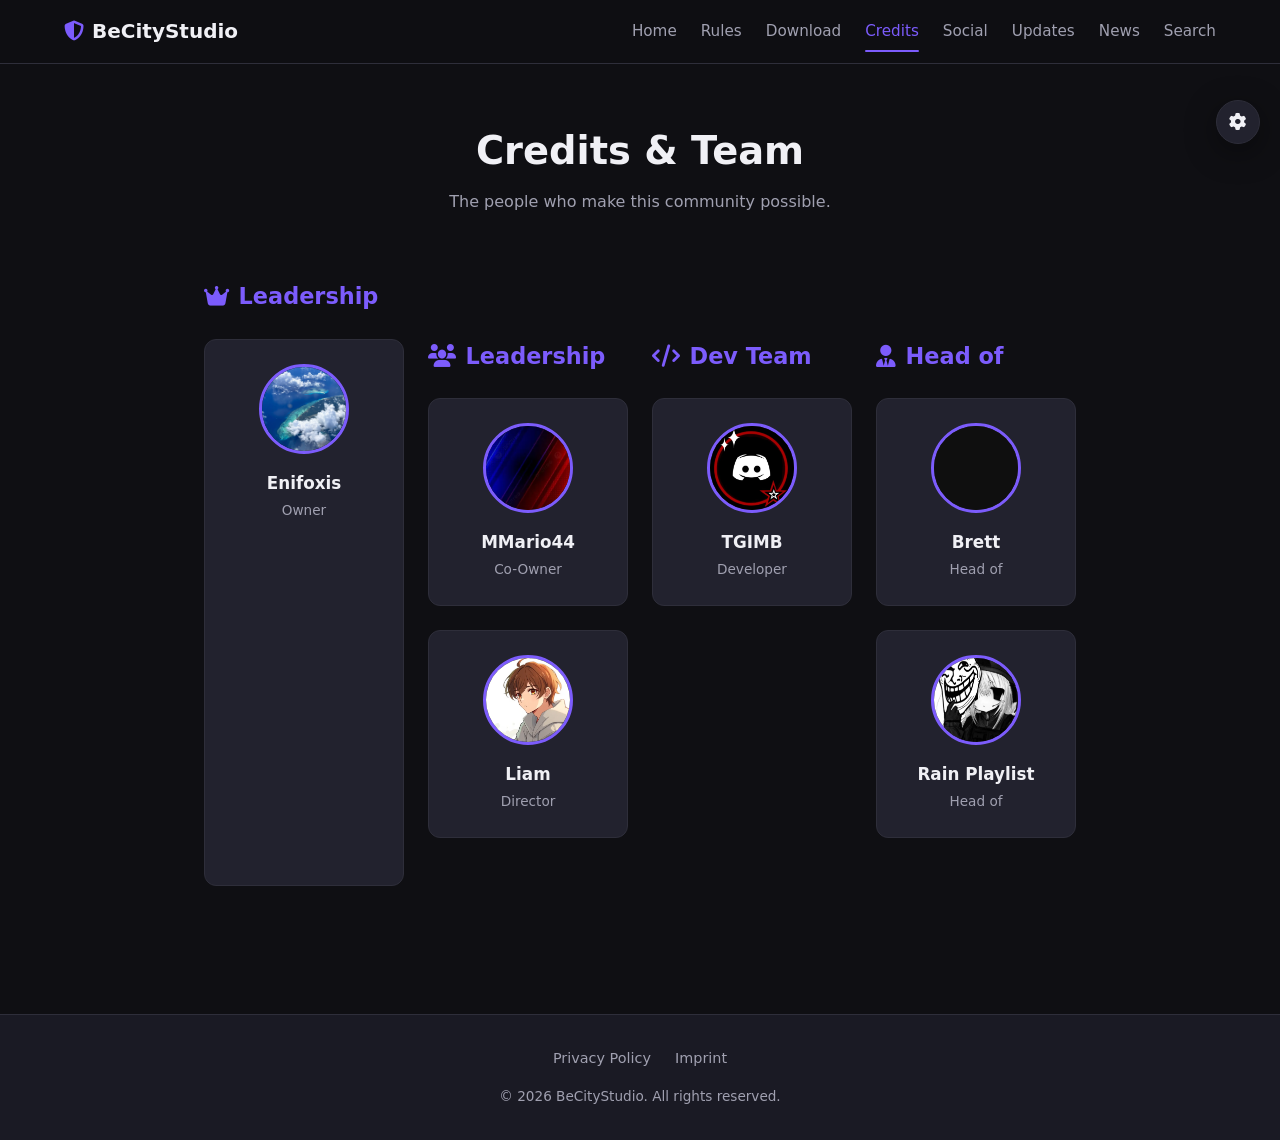
<file: docs/pages/credits.html>
<!DOCTYPE html>
<html lang="en">
<head>
  <meta charset="UTF-8" />
  <meta name="viewport" content="width=device-width, initial-scale=1.0" />
  <title>Credits – BeCityStudio</title>
  <link rel="stylesheet" href="../css/style.css" />
  <link rel="stylesheet" href="https://cdnjs.cloudflare.com/ajax/libs/font-awesome/6.5.1/css/all.min.css" />
</head>
<body>
  <div id="settings-panel" class="settings-panel">
    <button id="settings-toggle" class="settings-toggle" title="Settings"><i class="fas fa-cog"></i></button>
    <div class="settings-content">
      <h4>Settings</h4>
      <div class="setting-item">
        <label>Music</label>
        <select id="music-select">
          <option value="none">None</option>
          <option value="ambient1">Ambient Soft</option>
          <option value="ambient2">Chill Lo-Fi</option>
        </select>
      </div>
      <div class="setting-item">
        <label>Volume</label>
        <input type="range" id="volume-slider" min="0" max="1" step="0.05" value="0.15" />
      </div>
      <div class="setting-item">
        <label>Theme</label>
        <button id="theme-toggle" class="theme-btn"><i class="fas fa-moon"></i> <span>Dark</span></button>
      </div>
      <div class="setting-item">
        <label>Language</label>
        <select id="lang-select">
          <option value="en">English</option>
          <option value="de">Deutsch</option>
        </select>
      </div>
    </div>
  </div>
  <audio id="bg-music" loop preload="auto"></audio>

  <header class="navbar">
    <div class="nav-container">
      <a href="../index.html" class="logo"><i class="fas fa-shield-alt"></i> <span data-i18n="logo">BeCityStudio</span></a>
      <nav class="nav-links">
        <a href="../index.html" data-i18n="nav_home">Home</a>
        <a href="rules.html" data-i18n="nav_rules">Rules</a>
        <a href="download.html" data-i18n="nav_download">Download</a>
        <a href="credits.html" class="active" data-i18n="nav_credits">Credits</a>
        <a href="social.html" data-i18n="nav_social">Social</a>
        <a href="updates.html" data-i18n="nav_updates">Updates</a>
        <a href="news.html" data-i18n="nav_news">News</a>
        <a href="search.html" data-i18n="nav_search">Search</a>
      </nav>
      <button class="mobile-menu-btn" id="mobile-menu-btn"><i class="fas fa-bars"></i></button>
    </div>
  </header>

  <section class="page-header fade-in">
    <h1 data-i18n="credits_title">Credits & Team</h1>
    <p data-i18n="credits_subtitle">The people who make this community possible.</p>
  </section>

  <section class="page-content">
    <!-- Leadership -->
    <div class="credits-section fade-in">
      <h2><i class="fas fa-crown"></i> <span data-i18n="leadership">Leadership</span></h2>
      <div class="team-grid">
        <div class="team-card">
          <img src="../assets/images/enifoxis.jpeg" alt="Enifoxis" class="avatar" />
          <h3>Enifoxis</h3>
          <div class="role">Owner</div>
        </div>
        <!-- Co-Owner / Director -->
    <div class="credits-section fade-in">
      <h2><i class="fas fa-users"></i> <span data-i18n="leadership">Leadership</span></h2>
      <div class="team-grid">
        <div class="team-card">
          <img src="../assets/images/MMario44.png" alt="MMario44" class="avatar" />
          <h3>MMario44</h3>
          <div class="role">Co-Owner</div>
        </div>
        <div class="team-card">
          <img src="../assets/images/Liam.png" alt="Liam" class="avatar" />
          <h3>Liam</h3>
          <div class="role">Director</div>
        </div>
      </div>
    </div>

    <!-- Dev Team -->
    <div class="credits-section fade-in">
      <h2><i class="fas fa-code"></i> <span data-i18n="devteam">Dev Team</span></h2>
      <div class="team-grid">
        <div class="team-card">
          <img src="../assets/images/TGIMB.png" alt="TGIMB" class="avatar" />
          <h3>TGIMB</h3>
          <div class="role">Developer</div>
        </div>
      </div>
    </div>

    <!-- Head of -->
    <div class="credits-section fade-in">
      <h2><i class="fas fa-user-tie"></i> <span data-i18n="headof">Head of</span></h2>
      <div class="team-grid">
        <div class="team-card">
          <img src="../assets/images/Brett.png" alt="Brett" class="avatar" />
          <h3>Brett</h3>
          <div class="role">Head of</div>
        </div>
        <div class="team-card">
          <img src="../assets/images/Ray.png" alt="Rain Playlist" class="avatar" />
          <h3>Rain Playlist</h3>
          <div class="role">Head of</div>
        </div>
      </div>
    </div>
  </section>

  <footer class="footer">
    <div class="container footer-content">
      <div class="footer-links">
        <a href="privacy.html" data-i18n="footer_privacy">Privacy Policy</a>
        <a href="imprint.html" data-i18n="footer_imprint">Imprint</a>
      </div>
      <p class="copyright">&copy; 2026 BeCityStudio. All rights reserved.</p>
    </div>
  </footer>

  <script src="../js/i18n.js"></script>
  <script src="../js/main.js"></script>
</body>
</html>
</file>
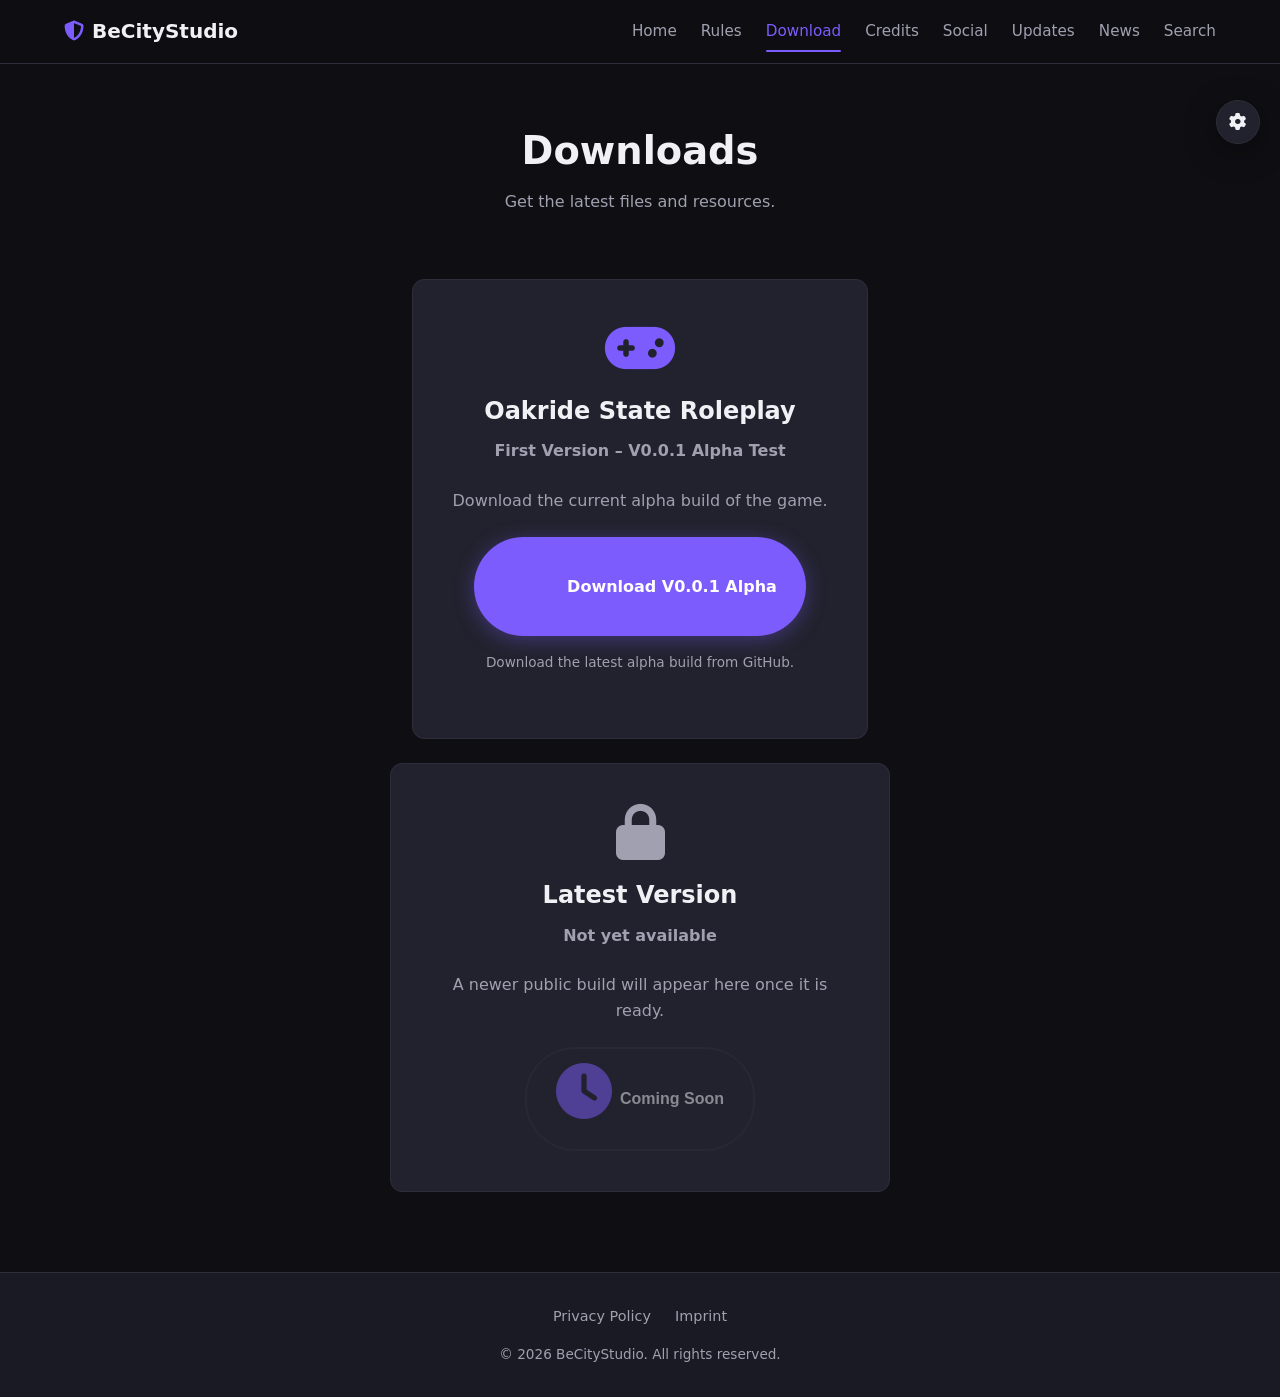
<file: docs/pages/download.html>
<!DOCTYPE html>
<html lang="en">
<head>
  <meta charset="UTF-8" />
  <meta name="viewport" content="width=device-width, initial-scale=1.0" />
  <title>Download – BeCityStudio</title>
  <link rel="stylesheet" href="../css/style.css" />
  <link rel="stylesheet" href="https://cdnjs.cloudflare.com/ajax/libs/font-awesome/6.5.1/css/all.min.css" />
</head>
<body>
  <div id="settings-panel" class="settings-panel">
    <button id="settings-toggle" class="settings-toggle" title="Settings"><i class="fas fa-cog"></i></button>
    <div class="settings-content">
      <h4>Settings</h4>
      <div class="setting-item">
        <label>Music</label>
        <select id="music-select">
          <option value="none">None</option>
          <option value="ambient1">Ambient Soft</option>
          <option value="ambient2">Chill Lo-Fi</option>
        </select>
      </div>
      <div class="setting-item">
        <label>Volume</label>
        <input type="range" id="volume-slider" min="0" max="1" step="0.05" value="0.15" />
      </div>
      <div class="setting-item">
        <label>Theme</label>
        <button id="theme-toggle" class="theme-btn"><i class="fas fa-moon"></i> <span>Dark</span></button>
      </div>
      <div class="setting-item">
        <label>Language</label>
        <select id="lang-select">
          <option value="en">English</option>
          <option value="de">Deutsch</option>
        </select>
      </div>
    </div>
  </div>
  <audio id="bg-music" loop preload="auto"></audio>

  <header class="navbar">
    <div class="nav-container">
      <a href="../index.html" class="logo"><i class="fas fa-shield-alt"></i> <span data-i18n="logo">BeCityStudio</span></a>
      <nav class="nav-links">
        <a href="../index.html" data-i18n="nav_home">Home</a>
        <a href="rules.html" data-i18n="nav_rules">Rules</a>
        <a href="download.html" class="active" data-i18n="nav_download">Download</a>
        <a href="credits.html" data-i18n="nav_credits">Credits</a>
        <a href="social.html" data-i18n="nav_social">Social</a>
        <a href="updates.html" data-i18n="nav_updates">Updates</a>
        <a href="news.html" data-i18n="nav_news">News</a>
        <a href="search.html" data-i18n="nav_search">Search</a>
      </nav>
      <button class="mobile-menu-btn" id="mobile-menu-btn"><i class="fas fa-bars"></i></button>
    </div>
  </header>

  <section class="page-header fade-in">
    <h1 data-i18n="download_title">Downloads</h1>
    <p data-i18n="download_subtitle">Get the latest files and resources.</p>
  </section>

 <section class="page-content">
    <div style="display:grid;gap:1.5rem;max-width:700px;margin:0 auto;">
      <!-- Available version -->
      <div class="download-box fade-in">
        <i class="fas fa-gamepad"></i>
        <h2>Oakride State Roleplay</h2>
        <p><strong>First Version – V0.0.1 Alpha Test</strong></p>
        <p style="color:var(--text-secondary);margin-bottom:1.5rem;">Download the current alpha build of the game.</p>
        <a href="https://github.com/Enifoxis/BeCityStudio/releases/download/Alpha/oakride-state-roleplay-v0.0.1-alpha.zip" class="btn primary">
          <i class="fas fa-download"></i> Download V0.0.1 Alpha
        </a>
        <p style="margin-top:1rem;font-size:0.85rem;color:var(--text-secondary);">
          Download the latest alpha build from GitHub.
        </p>
      </div>

      <!-- Not available yet -->
      <div class="download-box fade-in" style="opacity:0.85;">
        <i class="fas fa-lock" style="color:var(--text-secondary);"></i>
        <h2>Latest Version</h2>
        <p><strong>Not yet available</strong></p>
        <p style="color:var(--text-secondary);">A newer public build will appear here once it is ready.</p>
        <button class="btn secondary" disabled style="opacity:0.5;cursor:not-allowed;">
          <i class="fas fa-clock"></i> Coming Soon
        </button>
      </div>
    </div>
  </section>

  <footer class="footer">
    <div class="container footer-content">
      <div class="footer-links">
        <a href="privacy.html" data-i18n="footer_privacy">Privacy Policy</a>
        <a href="imprint.html" data-i18n="footer_imprint">Imprint</a>
      </div>
      <p class="copyright">&copy; 2026 BeCityStudio. All rights reserved.</p>
    </div>
  </footer>

  <script src="../js/i18n.js"></script>
  <script src="../js/main.js"></script>
</body>
</html>
</file>
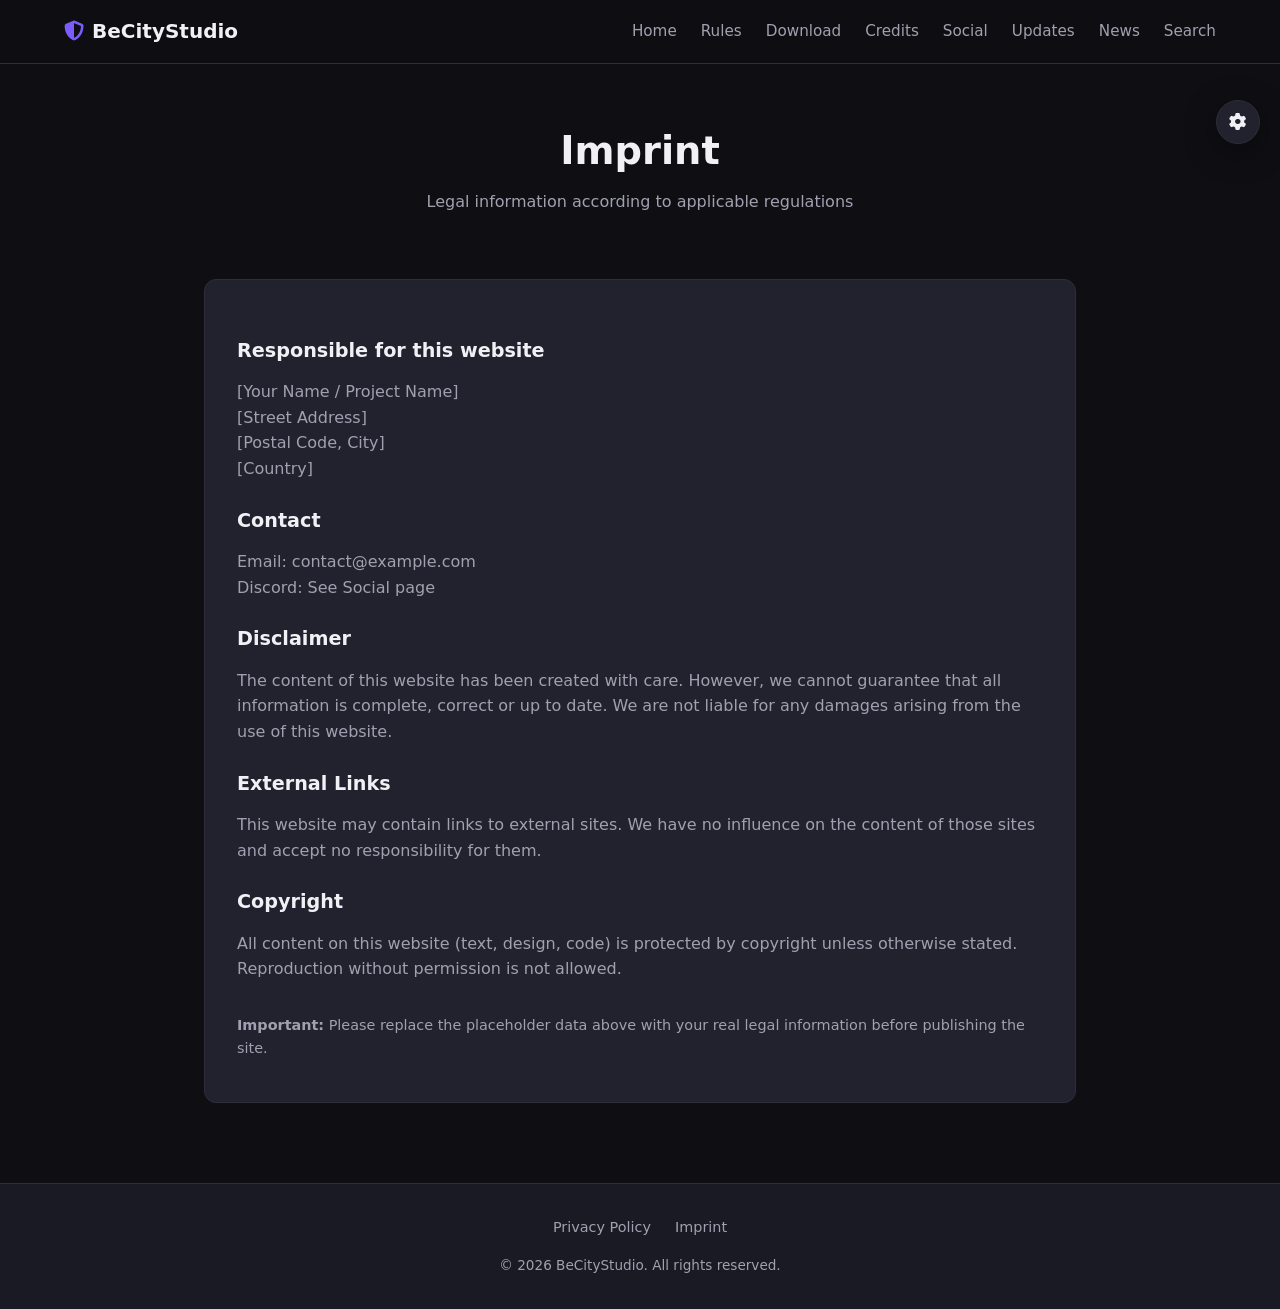
<file: docs/pages/imprint.html>
<!DOCTYPE html>
<html lang="en">
<head>
  <meta charset="UTF-8" />
  <meta name="viewport" content="width=device-width, initial-scale=1.0" />
  <title>Imprint – BeCityStudio</title>
  <link rel="stylesheet" href="../css/style.css" />
  <link rel="stylesheet" href="https://cdnjs.cloudflare.com/ajax/libs/font-awesome/6.5.1/css/all.min.css" />
</head>
<body>
  <div id="settings-panel" class="settings-panel">
    <button id="settings-toggle" class="settings-toggle" title="Settings"><i class="fas fa-cog"></i></button>
    <div class="settings-content">
      <h4>Settings</h4>
      <div class="setting-item">
        <label>Music</label>
        <select id="music-select">
          <option value="none">None</option>
          <option value="ambient1">Ambient Soft</option>
          <option value="ambient2">Chill Lo-Fi</option>
        </select>
      </div>
      <div class="setting-item">
        <label>Volume</label>
        <input type="range" id="volume-slider" min="0" max="1" step="0.05" value="0.15" />
      </div>
      <div class="setting-item">
        <label>Theme</label>
        <button id="theme-toggle" class="theme-btn"><i class="fas fa-moon"></i> <span>Dark</span></button>
      </div>
      <div class="setting-item">
        <label>Language</label>
        <select id="lang-select">
          <option value="en">English</option>
          <option value="de">Deutsch</option>
        </select>
      </div>
    </div>
  </div>
  <audio id="bg-music" loop preload="auto"></audio>

  <header class="navbar">
    <div class="nav-container">
      <a href="../index.html" class="logo"><i class="fas fa-shield-alt"></i> <span data-i18n="logo">BeCityStudio</span></a>
      <nav class="nav-links">
        <a href="../index.html" data-i18n="nav_home">Home</a>
        <a href="rules.html" data-i18n="nav_rules">Rules</a>
        <a href="download.html" data-i18n="nav_download">Download</a>
        <a href="credits.html" data-i18n="nav_credits">Credits</a>
        <a href="social.html" data-i18n="nav_social">Social</a>
        <a href="updates.html" data-i18n="nav_updates">Updates</a>
        <a href="news.html" data-i18n="nav_news">News</a>
        <a href="search.html" data-i18n="nav_search">Search</a>
      </nav>
      <button class="mobile-menu-btn" id="mobile-menu-btn"><i class="fas fa-bars"></i></button>
    </div>
  </header>

  <section class="page-header fade-in">
    <h1 data-i18n="imprint_title">Imprint</h1>
    <p>Legal information according to applicable regulations</p>
  </section>

  <section class="page-content">
    <div class="legal-content fade-in">
      <h2>Responsible for this website</h2>
      <p>
        [Your Name / Project Name]<br />
        [Street Address]<br />
        [Postal Code, City]<br />
        [Country]
      </p>

      <h2>Contact</h2>
      <p>
        Email: contact@example.com<br />
        Discord: See Social page
      </p>

      <h2>Disclaimer</h2>
      <p>The content of this website has been created with care. However, we cannot guarantee that all information is complete, correct or up to date. We are not liable for any damages arising from the use of this website.</p>

      <h2>External Links</h2>
      <p>This website may contain links to external sites. We have no influence on the content of those sites and accept no responsibility for them.</p>

      <h2>Copyright</h2>
      <p>All content on this website (text, design, code) is protected by copyright unless otherwise stated. Reproduction without permission is not allowed.</p>

      <p style="margin-top:2rem;color:var(--text-secondary);font-size:0.9rem;">
        <strong>Important:</strong> Please replace the placeholder data above with your real legal information before publishing the site.
      </p>
    </div>
  </section>

  <footer class="footer">
    <div class="container footer-content">
      <div class="footer-links">
        <a href="privacy.html" data-i18n="footer_privacy">Privacy Policy</a>
        <a href="imprint.html" data-i18n="footer_imprint">Imprint</a>
      </div>
      <p class="copyright">&copy; 2026 BeCityStudio. All rights reserved.</p>
    </div>
  </footer>

  <script src="../js/i18n.js"></script>
  <script src="../js/main.js"></script>
</body>
</html>
</file>
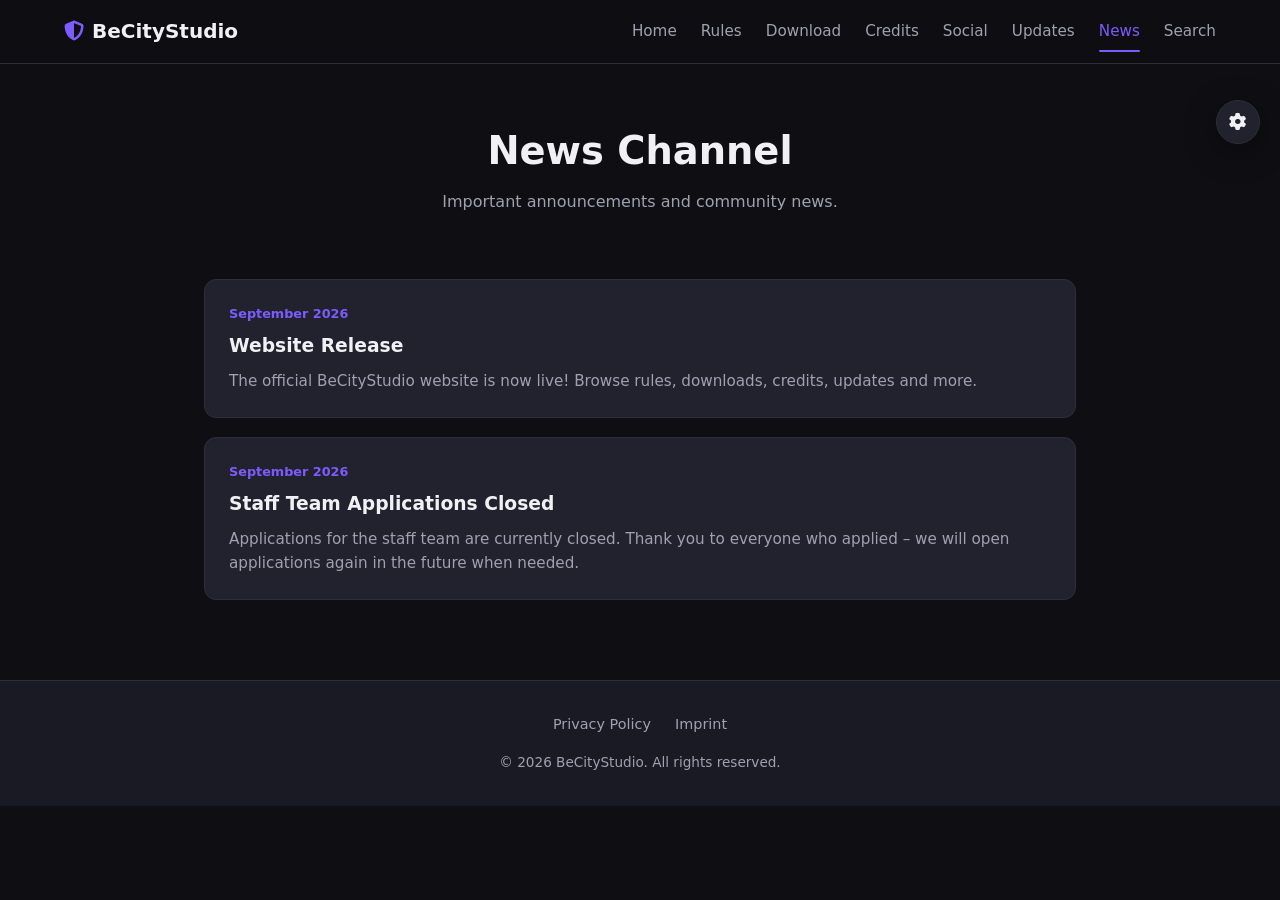
<file: docs/pages/news.html>
<!DOCTYPE html>
<html lang="en">
<head>
  <meta charset="UTF-8" />
  <meta name="viewport" content="width=device-width, initial-scale=1.0" />
  <title>News – BeCityStudio</title>
  <link rel="stylesheet" href="../css/style.css" />
  <link rel="stylesheet" href="https://cdnjs.cloudflare.com/ajax/libs/font-awesome/6.5.1/css/all.min.css" />
</head>
<body>
  <div id="settings-panel" class="settings-panel">
    <button id="settings-toggle" class="settings-toggle" title="Settings"><i class="fas fa-cog"></i></button>
    <div class="settings-content">
      <h4>Settings</h4>
      <div class="setting-item">
        <label>Music</label>
        <select id="music-select">
          <option value="none">None</option>
          <option value="ambient1">Ambient Soft</option>
          <option value="ambient2">Chill Lo-Fi</option>
        </select>
      </div>
      <div class="setting-item">
        <label>Volume</label>
        <input type="range" id="volume-slider" min="0" max="1" step="0.05" value="0.15" />
      </div>
      <div class="setting-item">
        <label>Theme</label>
        <button id="theme-toggle" class="theme-btn"><i class="fas fa-moon"></i> <span>Dark</span></button>
      </div>
      <div class="setting-item">
        <label>Language</label>
        <select id="lang-select">
          <option value="en">English</option>
          <option value="de">Deutsch</option>
        </select>
      </div>
    </div>
  </div>
  <audio id="bg-music" loop preload="auto"></audio>

  <header class="navbar">
    <div class="nav-container">
      <a href="../index.html" class="logo"><i class="fas fa-shield-alt"></i> <span data-i18n="logo">BeCityStudio</span></a>
      <nav class="nav-links">
        <a href="../index.html" data-i18n="nav_home">Home</a>
        <a href="rules.html" data-i18n="nav_rules">Rules</a>
        <a href="download.html" data-i18n="nav_download">Download</a>
        <a href="credits.html" data-i18n="nav_credits">Credits</a>
        <a href="social.html" data-i18n="nav_social">Social</a>
        <a href="updates.html" data-i18n="nav_updates">Updates</a>
        <a href="news.html" class="active" data-i18n="nav_news">News</a>
        <a href="search.html" data-i18n="nav_search">Search</a>
      </nav>
      <button class="mobile-menu-btn" id="mobile-menu-btn"><i class="fas fa-bars"></i></button>
    </div>
  </header>

  <section class="page-header fade-in">
    <h1 data-i18n="news_title">News Channel</h1>
    <p data-i18n="news_subtitle">Important announcements and community news.</p>
  </section>

  <section class="page-content">
    <div class="news-list">
      <article class="news-item fade-in">
        <div class="date">September 2026</div>
        <h3>Website Release</h3>
        <p>The official BeCityStudio website is now live! Browse rules, downloads, credits, updates and more.</p>
      </article>
      <article class="news-item fade-in">
        <div class="date">September 2026</div>
        <h3>Staff Team Applications Closed</h3>
        <p>Applications for the staff team are currently closed. Thank you to everyone who applied – we will open applications again in the future when needed.</p>
      </article>
    </div>
  </section>

  <footer class="footer">
    <div class="container footer-content">
      <div class="footer-links">
        <a href="privacy.html" data-i18n="footer_privacy">Privacy Policy</a>
        <a href="imprint.html" data-i18n="footer_imprint">Imprint</a>
      </div>
      <p class="copyright">&copy; 2026 BeCityStudio. All rights reserved.</p>
    </div>
  </footer>

  <script src="../js/i18n.js"></script>
  <script src="../js/main.js"></script>
</body>
</html>
</file>
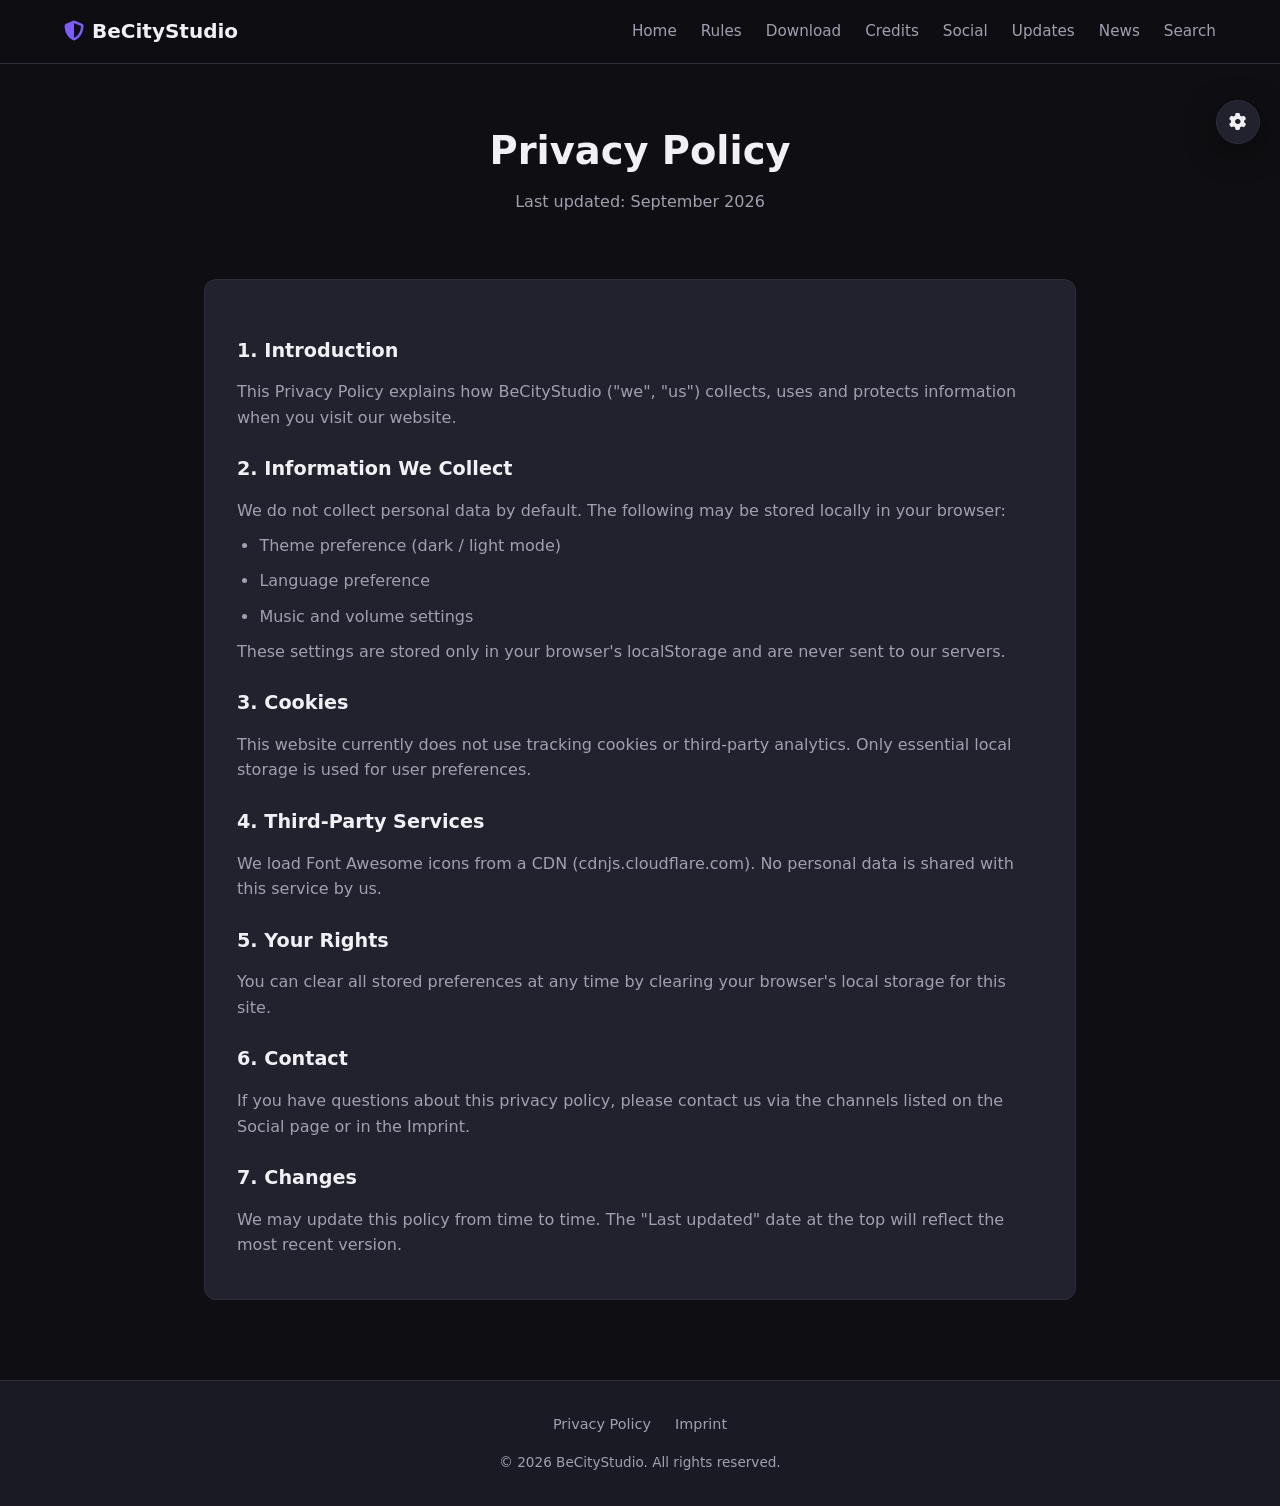
<file: docs/pages/privacy.html>
<!DOCTYPE html>
<html lang="en">
<head>
  <meta charset="UTF-8" />
  <meta name="viewport" content="width=device-width, initial-scale=1.0" />
  <title>Privacy Policy – BeCityStudio</title>
  <link rel="stylesheet" href="../css/style.css" />
  <link rel="stylesheet" href="https://cdnjs.cloudflare.com/ajax/libs/font-awesome/6.5.1/css/all.min.css" />
</head>
<body>
  <div id="settings-panel" class="settings-panel">
    <button id="settings-toggle" class="settings-toggle" title="Settings"><i class="fas fa-cog"></i></button>
    <div class="settings-content">
      <h4>Settings</h4>
      <div class="setting-item">
        <label>Music</label>
        <select id="music-select">
          <option value="none">None</option>
          <option value="ambient1">Ambient Soft</option>
          <option value="ambient2">Chill Lo-Fi</option>
        </select>
      </div>
      <div class="setting-item">
        <label>Volume</label>
        <input type="range" id="volume-slider" min="0" max="1" step="0.05" value="0.15" />
      </div>
      <div class="setting-item">
        <label>Theme</label>
        <button id="theme-toggle" class="theme-btn"><i class="fas fa-moon"></i> <span>Dark</span></button>
      </div>
      <div class="setting-item">
        <label>Language</label>
        <select id="lang-select">
          <option value="en">English</option>
          <option value="de">Deutsch</option>
        </select>
      </div>
    </div>
  </div>
  <audio id="bg-music" loop preload="auto"></audio>

  <header class="navbar">
    <div class="nav-container">
      <a href="../index.html" class="logo"><i class="fas fa-shield-alt"></i> <span data-i18n="logo">BeCityStudio</span></a>
      <nav class="nav-links">
        <a href="../index.html" data-i18n="nav_home">Home</a>
        <a href="rules.html" data-i18n="nav_rules">Rules</a>
        <a href="download.html" data-i18n="nav_download">Download</a>
        <a href="credits.html" data-i18n="nav_credits">Credits</a>
        <a href="social.html" data-i18n="nav_social">Social</a>
        <a href="updates.html" data-i18n="nav_updates">Updates</a>
        <a href="news.html" data-i18n="nav_news">News</a>
        <a href="search.html" data-i18n="nav_search">Search</a>
      </nav>
      <button class="mobile-menu-btn" id="mobile-menu-btn"><i class="fas fa-bars"></i></button>
    </div>
  </header>

  <section class="page-header fade-in">
    <h1 data-i18n="privacy_title">Privacy Policy</h1>
    <p>Last updated: September 2026</p>
  </section>

  <section class="page-content">
    <div class="legal-content fade-in">
      <h2>1. Introduction</h2>
      <p>This Privacy Policy explains how BeCityStudio ("we", "us") collects, uses and protects information when you visit our website.</p>

      <h2>2. Information We Collect</h2>
      <p>We do not collect personal data by default. The following may be stored locally in your browser:</p>
      <ul>
        <li>Theme preference (dark / light mode)</li>
        <li>Language preference</li>
        <li>Music and volume settings</li>
      </ul>
      <p>These settings are stored only in your browser's localStorage and are never sent to our servers.</p>

      <h2>3. Cookies</h2>
      <p>This website currently does not use tracking cookies or third-party analytics. Only essential local storage is used for user preferences.</p>

      <h2>4. Third-Party Services</h2>
      <p>We load Font Awesome icons from a CDN (cdnjs.cloudflare.com). No personal data is shared with this service by us.</p>

      <h2>5. Your Rights</h2>
      <p>You can clear all stored preferences at any time by clearing your browser's local storage for this site.</p>

      <h2>6. Contact</h2>
      <p>If you have questions about this privacy policy, please contact us via the channels listed on the Social page or in the Imprint.</p>

      <h2>7. Changes</h2>
      <p>We may update this policy from time to time. The "Last updated" date at the top will reflect the most recent version.</p>
    </div>
  </section>

  <footer class="footer">
    <div class="container footer-content">
      <div class="footer-links">
        <a href="privacy.html" data-i18n="footer_privacy">Privacy Policy</a>
        <a href="imprint.html" data-i18n="footer_imprint">Imprint</a>
      </div>
      <p class="copyright">&copy; 2026 BeCityStudio. All rights reserved.</p>
    </div>
  </footer>

  <script src="../js/i18n.js"></script>
  <script src="../js/main.js"></script>
</body>
</html>
</file>
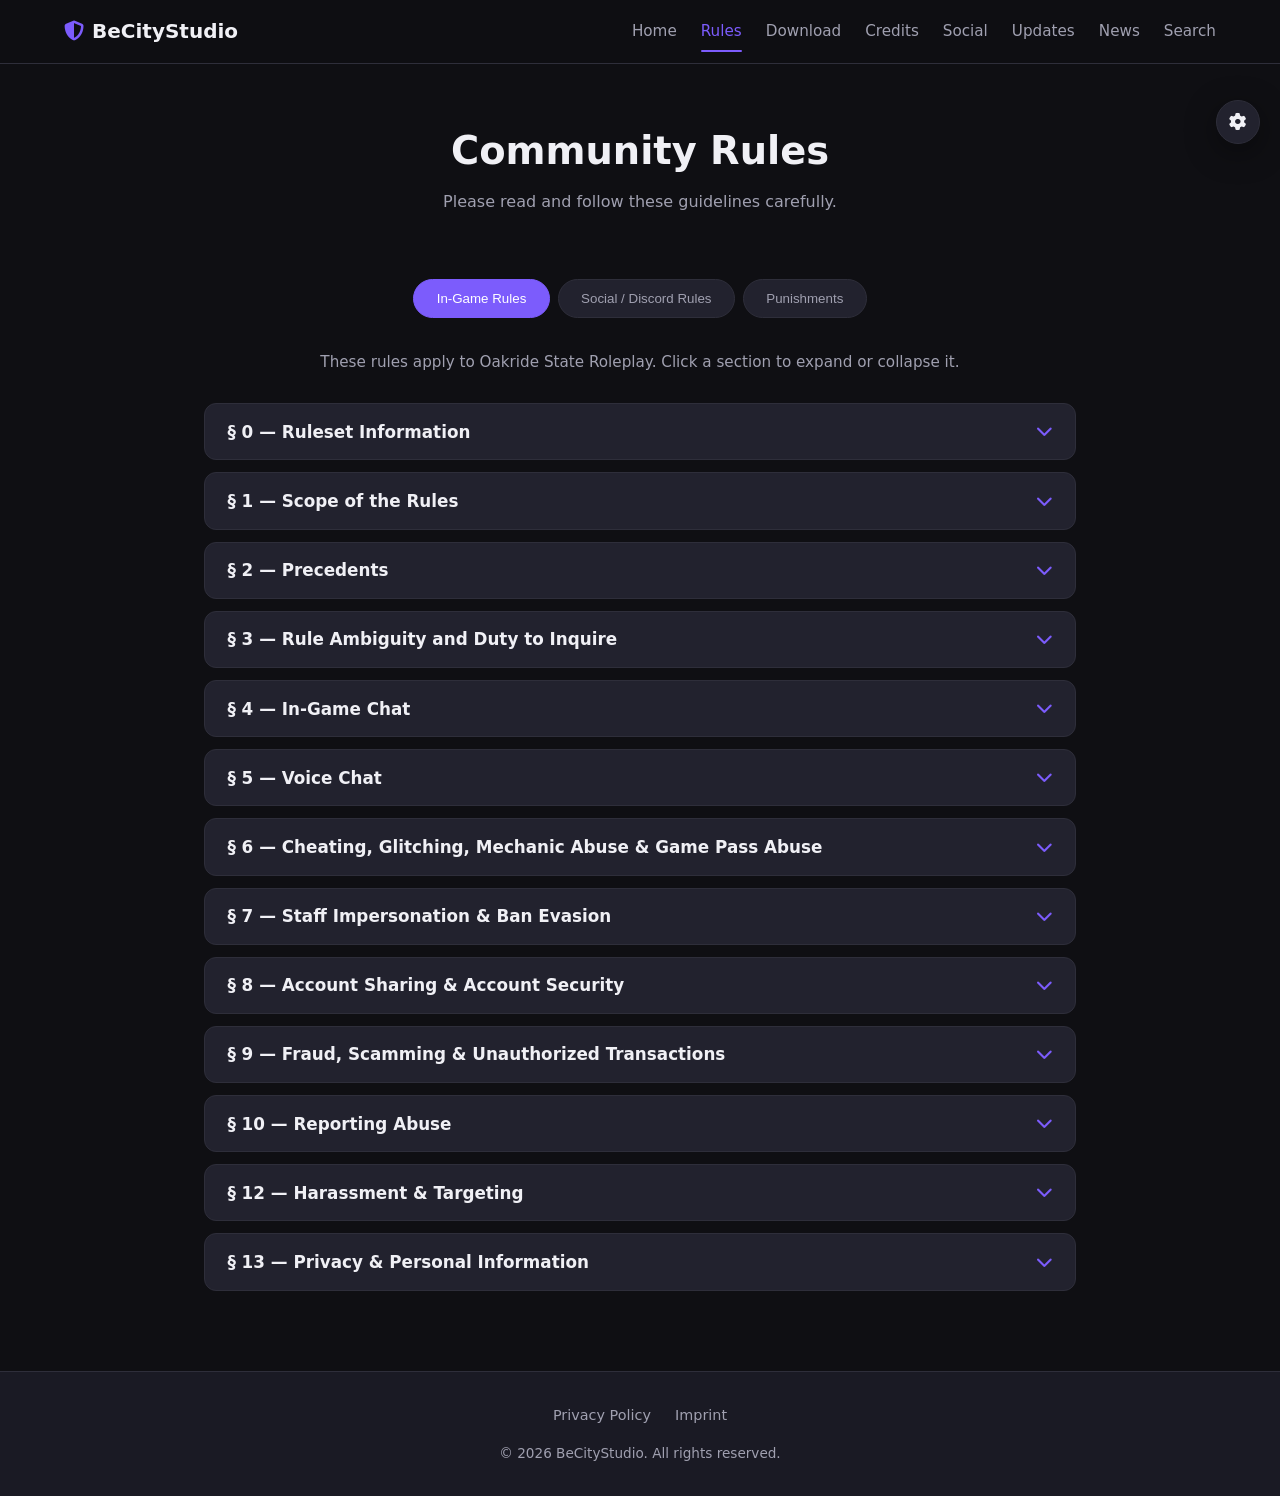
<file: docs/pages/rules.html>
<!DOCTYPE html>
<html lang="en">
<head>
  <meta charset="UTF-8" />
  <meta name="viewport" content="width=device-width, initial-scale=1.0" />
  <title>Rules – BeCityStudio</title>
  <link rel="stylesheet" href="../css/style.css" />
  <link rel="stylesheet" href="https://cdnjs.cloudflare.com/ajax/libs/font-awesome/6.5.1/css/all.min.css" />
  <style>
    /* Accordion – Rules page only */
    .accordion {
      display: flex;
      flex-direction: column;
      gap: 0.75rem;
    }
    .accordion-item {
      background: var(--bg-card);
      border: 1px solid var(--border);
      border-radius: var(--radius);
      overflow: hidden;
      transition: border-color 0.25s ease;
    }
    .accordion-item:hover,
    .accordion-item.open {
      border-color: var(--accent);
    }
    .accordion-header {
      width: 100%;
      display: flex;
      align-items: center;
      justify-content: space-between;
      gap: 1rem;
      padding: 1.1rem 1.4rem;
      background: transparent;
      border: none;
      color: var(--text-primary);
      font-size: 1.05rem;
      font-weight: 600;
      cursor: pointer;
      text-align: left;
      font-family: inherit;
      transition: background 0.2s ease;
    }
    .accordion-header:hover {
      background: rgba(124, 92, 252, 0.06);
    }
    .accordion-header i.chevron {
      color: var(--accent);
      transition: transform 0.3s ease;
      flex-shrink: 0;
    }
    .accordion-item.open .accordion-header i.chevron {
      transform: rotate(180deg);
    }
    .accordion-body {
      max-height: 0;
      overflow: hidden;
      transition: max-height 0.35s ease, padding 0.25s ease;
      padding: 0 1.4rem;
      color: var(--text-secondary);
      font-size: 0.95rem;
      line-height: 1.65;
    }
    .accordion-item.open .accordion-body {
      max-height: 3000px;
      padding: 0 1.4rem 1.3rem;
    }
    .accordion-body p {
      margin-bottom: 0.7rem;
    }
    .accordion-body p:last-child {
      margin-bottom: 0;
    }
    .accordion-body ul {
      padding-left: 1.3rem;
      margin: 0.5rem 0 0.7rem;
    }
    .accordion-body li {
      margin-bottom: 0.35rem;
    }
    .accordion-body h4 {
      color: var(--text-primary);
      font-size: 0.95rem;
      margin: 1rem 0 0.4rem;
    }
    .accordion-body h4:first-child {
      margin-top: 0.2rem;
    }
    .rule-intro {
      text-align: center;
      color: var(--text-secondary);
      max-width: 640px;
      margin: 0 auto 1.8rem;
      font-size: 0.95rem;
    }
  </style>
</head>
<body>
  <div id="settings-panel" class="settings-panel">
    <button id="settings-toggle" class="settings-toggle" title="Settings"><i class="fas fa-cog"></i></button>
    <div class="settings-content">
      <h4>Settings</h4>
      <div class="setting-item">
        <label>Music</label>
        <select id="music-select">
          <option value="none">None</option>
          <option value="ambient1">Ambient Soft</option>
          <option value="ambient2">Chill Lo-Fi</option>
        </select>
      </div>
      <div class="setting-item">
        <label>Volume</label>
        <input type="range" id="volume-slider" min="0" max="1" step="0.05" value="0.15" />
      </div>
      <div class="setting-item">
        <label>Theme</label>
        <button id="theme-toggle" class="theme-btn"><i class="fas fa-moon"></i> <span>Dark</span></button>
      </div>
      <div class="setting-item">
        <label>Language</label>
        <select id="lang-select">
          <option value="en">English</option>
          <option value="de">Deutsch</option>
        </select>
      </div>
    </div>
  </div>
  <audio id="bg-music" loop preload="auto"></audio>

  <header class="navbar">
    <div class="nav-container">
      <a href="../index.html" class="logo"><i class="fas fa-shield-alt"></i> <span data-i18n="logo">BeCityStudio</span></a>
      <nav class="nav-links">
        <a href="../index.html" data-i18n="nav_home">Home</a>
        <a href="rules.html" class="active" data-i18n="nav_rules">Rules</a>
        <a href="download.html" data-i18n="nav_download">Download</a>
        <a href="credits.html" data-i18n="nav_credits">Credits</a>
        <a href="social.html" data-i18n="nav_social">Social</a>
        <a href="updates.html" data-i18n="nav_updates">Updates</a>
        <a href="news.html" data-i18n="nav_news">News</a>
        <a href="search.html" data-i18n="nav_search">Search</a>
      </nav>
      <button class="mobile-menu-btn" id="mobile-menu-btn"><i class="fas fa-bars"></i></button>
    </div>
  </header>

  <section class="page-header fade-in">
    <h1 data-i18n="rules_title">Community Rules</h1>
    <p data-i18n="rules_subtitle">Please read and follow these guidelines carefully.</p>
  </section>

  <section class="page-content">
    <div class="rules-tabs">
      <button class="tab-btn active" data-tab="ingame" data-i18n="tab_ingame">In-Game Rules</button>
      <button class="tab-btn" data-tab="social" data-i18n="tab_social">Social / Discord Rules</button>
      <button class="tab-btn" data-tab="punish" data-i18n="tab_punish">Punishments</button>
    </div>

    <!-- ========== IN-GAME RULES ========== -->
    <div id="ingame" class="tab-content active">
      <p class="rule-intro">These rules apply to Oakride State Roleplay. Click a section to expand or collapse it.</p>

      <div class="accordion">

        <div class="accordion-item">
          <button class="accordion-header">§ 0 — Ruleset Information <i class="fas fa-chevron-down chevron"></i></button>
          <div class="accordion-body">
            <p>This ruleset is divided into three sections:</p>
            <h4>1. General Rules</h4>
            <p>The General Rules apply to all Oakride State Roleplay servers and apply universally throughout the game. These rules are binding on all players, regardless of which type of server they are playing on.</p>
            <h4>2. Roleplay Server Rules</h4>
            <p>The Roleplay Server Rules apply to all official Roleplay servers provided by Oakride State Roleplay. These rules also apply to Roleplay servers operated by other parties. On private servers, the Roleplay Server Rules may be modified, activated, or deactivated by the private server owner or their authorized team.</p>
            <h4>3. Private Server Rules</h4>
            <p>The Private Server Rules apply exclusively to the staff and team members of private servers. These rules govern the operation and management of private servers.</p>
            <p>There are three different types of servers:</p>
            <h4>Standard Servers</h4>
            <p>Standard Servers are subject only to the General Rules.</p>
            <h4>Roleplay Servers</h4>
            <p>Roleplay Servers are subject to both the General Rules and the Roleplay Server Rules.</p>
            <h4>Private Servers</h4>
            <p>Private Servers are subject to the General Rules and the Private Server Rules. The Roleplay Server Rules may additionally be activated or deactivated by the private server owner or their authorized team.</p>
            <p>Only Section 2 — Roleplay Server Rules — may be modified on private servers. The General Rules and Private Server Rules may not be modified or overridden by private server owners or their teams.</p>
          </div>
        </div>

        <div class="accordion-item">
          <button class="accordion-header">§ 1 — Scope of the Rules <i class="fas fa-chevron-down chevron"></i></button>
          <div class="accordion-body">
            <p><strong>1.1</strong> These rules apply to every player who participates in Oakride State Roleplay. All rules must be followed at all times and without exception. They do not apply only during Roleplay situations or while actively playing in-game, but are binding at all times.</p>
            <p><strong>1.2</strong> No player, member, staff member, or other person is above these rules. The rules apply equally to everyone, regardless of their position, rank, role, or status within the community.</p>
            <p><strong>1.3</strong> No player may create, establish, or enforce their own rules outside of the official ruleset. If a player discovers a loophole, ambiguity, or missing regulation within the rules, they are required to report it to the responsible staff members immediately. Exploiting a loophole does not exempt a player from punishment and may result in appropriate sanctions.</p>
            <p><strong>1.4</strong> The only way in which a rule may be deviated from is through an officially recognized precedent or a specific ruling established by the responsible staff team. Such a precedent must be officially recognized and may not be created or claimed by individual players.</p>
          </div>
        </div>

        <div class="accordion-item">
          <button class="accordion-header">§ 2 — Precedents <i class="fas fa-chevron-down chevron"></i></button>
          <div class="accordion-body">
            <p><strong>2.1</strong> A precedent may be requested by opening a Management Ticket in the official Oakride State Roleplay Discord.</p>
            <p><strong>2.2</strong> All currently valid precedents can be viewed in the designated channel under the Rules section.</p>
            <p><strong>2.3</strong> Precedents do not have an unlimited duration. Every precedent is valid only for a specified period and expires on a predetermined date.</p>
            <p><strong>2.4</strong> A player who wishes to rely on a precedent must provide the relevant precedent themselves. The staff member reviewing the situation is not required to search for a precedent on behalf of the player. The player must be able to demonstrate that the precedent exists and applies to their situation.</p>
            <p><strong>2.5</strong> A precedent does not apply to an entire rule unless explicitly stated. A precedent may only apply to the specific part or section of a rule for which it was established.</p>
          </div>
        </div>

        <div class="accordion-item">
          <button class="accordion-header">§ 3 — Rule Ambiguity and Duty to Inquire <i class="fas fa-chevron-down chevron"></i></button>
          <div class="accordion-body">
            <p><strong>3.1</strong> Not knowing or being unaware of a rule does not protect a player from sanctions. Every player is responsible for knowing and following the rules outlined in the official Oakride State Roleplay ruleset.</p>
            <p><strong>3.2</strong> If a player does not understand a rule, is unsure how a rule applies, or does not know how a specific situation should be handled, they are required to ask for clarification.</p>
            <p><strong>3.3</strong> Players may request clarification either through Discord or through the in-game chat. If a staff member is available, players may ask them directly for clarification regarding the relevant rule or situation.</p>
            <p><strong>3.4</strong> Failing to ask for clarification when a player is unsure about a rule does not exempt them from possible sanctions.</p>
          </div>
        </div>

        <div class="accordion-item">
          <button class="accordion-header">§ 4 — In-Game Chat <i class="fas fa-chevron-down chevron"></i></button>
          <div class="accordion-body">
            <p><strong>4.1</strong> The in-game chat must be used appropriately and respectfully. Every player is responsible for ensuring that their messages do not unnecessarily disrupt the gameplay experience of others.</p>
            <p><strong>4.2</strong> Profanity and vulgar language are generally permitted as long as they are not directed at another player or used in a manner that violates any other rule. Words such as “shit” or “fuck” may be used when they are not directed against another person.</p>
            <p><strong>4.3</strong> Insults may be permitted within Roleplay when they are clearly part of the Roleplay situation and are directed at a character rather than the player behind the character. Minor insults such as “idiot,” “stupid,” “dumb,” or similar expressions may therefore be used within an appropriate RP context.</p>
            <p><strong>4.4</strong> Insults that are directed at a player outside of Roleplay (OC) are not permitted. This also applies when a player attempts to justify an otherwise inappropriate insult by claiming that it was intended as Roleplay.</p>
            <p><strong>4.5</strong> Severe, degrading, or highly offensive insults are prohibited, regardless of whether they are used in or outside of Roleplay. This includes, but is not limited to, terms such as “bastard,” “son of a bitch,” or similarly severe personal insults. Such statements may result in sanctions.</p>
            <p><strong>4.6</strong> The distinction between IC (In Character) and OC (Out of Character) must be clear. Players may not use Roleplay as an excuse to personally attack, harass, or demean another player.</p>
            <p><strong>4.7</strong> Discriminatory, hateful, threatening, or otherwise severely inappropriate language is prohibited in the in-game chat, regardless of whether it is claimed to be part of Roleplay.</p>
            <p><strong>4.8</strong> Spam, excessive repetition of messages, unnecessary flooding of the chat, and intentional disruption of communication through the in-game chat are prohibited.</p>
            <p><strong>4.9</strong> Staff members may take action against inappropriate chat behavior even if a specific type of statement is not explicitly listed in this section. The decisive factor is the context, intent, and severity of the statement.</p>
          </div>
        </div>

        <div class="accordion-item">
          <button class="accordion-header">§ 5 — Voice Chat <i class="fas fa-chevron-down chevron"></i></button>
          <div class="accordion-body">
            <p><strong>5.1</strong> The Voice Chat must be used appropriately and must not be used to unnecessarily disrupt, disturb, or negatively affect the Roleplay experience of other players.</p>
            <p><strong>5.2</strong> Minor insults and profanity are permitted within Roleplay as long as they are clearly directed at a character and not at the player behind the character. The same standards and limitations described in § 4 — In-Game Chat apply to the Voice Chat.</p>
            <p><strong>5.3</strong> Severe, degrading, hateful, discriminatory, or otherwise highly offensive insults are prohibited, regardless of whether they are used in or outside of Roleplay. Using Roleplay as an excuse does not make such statements permissible.</p>
            <p><strong>5.4</strong> Players are strictly prohibited from impersonating, recreating, or portraying real-life individuals who are associated with extremist, terrorist, genocidal, or otherwise severely criminal or inhumane acts. This includes, but is not limited to, Roleplay based on historical figures or events involving such acts.</p>
            <p><strong>5.5</strong> The use of Soundboards to imitate, portray, or reproduce real-life individuals described in § 5.4 is strictly prohibited. This includes speeches, recordings, audio clips, or other material associated with such individuals or events.</p>
            <p><strong>5.6</strong> Soundboards are generally permitted when they are used appropriately within Roleplay. Examples include vehicle crash sounds, hospital monitor sounds, environmental sounds, vehicle sounds, or music used as part of an RP situation.</p>
            <p><strong>5.7</strong> Soundboard sounds and music must be used at a reasonable volume and for a reasonable duration. They must not unnecessarily disturb other players or interfere with ongoing Roleplay. Playing sounds at an excessive volume or in a manner that allows them to be heard over unreasonable distances is prohibited.</p>
            <p><strong>5.8</strong> Music played through the Voice Chat or a Soundboard must not contain severe insults, hateful content, discriminatory statements, or other prohibited material directed at other players or individuals.</p>
            <p><strong>5.9</strong> Players may not use the Voice Chat to intentionally spam sounds, repeatedly activate a Soundboard, excessively play music, scream, make unnecessarily loud noises, or otherwise disrupt communication or Roleplay.</p>
            <p><strong>5.10</strong> The sharing, requesting, or disclosure of private or personal information through the Voice Chat is strictly prohibited. This includes, but is not limited to, phone numbers, home addresses, exact locations, passwords, private contact information, or other personal information that is not intended to be publicly shared.</p>
            <p><strong>5.11</strong> Players must respect the privacy of other players at all times. Personal information may not be disclosed, requested, or used to target, harass, threaten, or identify another player.</p>
            <p><strong>5.12</strong> Attempting to circumvent any Voice Chat restriction, mute, or other sanction by using alternative accounts, Soundboards, external audio sources, or other methods is prohibited.</p>
            <p><strong>5.13</strong> Staff members may take appropriate action against Voice Chat behavior that is inappropriate, disruptive, or harmful to the community even if the specific behavior is not explicitly listed in this section. The context, intent, and severity of the behavior will be taken into consideration.</p>
          </div>
        </div>

        <div class="accordion-item">
          <button class="accordion-header">§ 6 — Cheating, Glitching, Mechanic Abuse &amp; Game Pass Abuse <i class="fas fa-chevron-down chevron"></i></button>
          <div class="accordion-body">
            <p><strong>6.1</strong> Cheating, Glitching, Mechanic Abuse, and Game Pass Abuse are generally permitted in Singleplayer and in private or non-public Co-op sessions that are accessible only to the player and/or their invited friends, provided that they do not involve or affect public servers, other players outside of the private session, or the game's online services.</p>
            <p><strong>6.2</strong> Cheating, Glitching, Mechanic Abuse, and Game Pass Abuse are strictly prohibited on public Multiplayer or Server environments. Players may not use, activate, distribute, or intentionally exploit such methods to gain an unfair advantage over other players or to negatively affect the public server experience.</p>
            <p><strong>6.3</strong> Any form of cheating, exploiting, or manipulation that damages, disrupts, crashes, corrupts, or otherwise negatively affects the game, a server, another player's experience, or the game's online services is strictly prohibited in every game mode, including Singleplayer and private Co-op.</p>
            <p><strong>6.4</strong> Exploiting glitches or unintended game mechanics is prohibited on public Multiplayer and Server environments when the exploit provides an unintended advantage, bypasses intended gameplay restrictions, or negatively affects other players.</p>
            <p><strong>6.5</strong> Mechanic Abuse refers to intentionally using game mechanics in a way that clearly goes beyond their intended purpose in order to gain an unfair advantage, bypass restrictions, or negatively affect other players. Such behavior is prohibited on public Multiplayer and Server environments.</p>
            <p><strong>6.6</strong> Game Pass Abuse includes any attempt to obtain, activate, unlock, use, or access a Game Pass, DLC, premium feature, or other paid content without legitimately owning or purchasing it. Any attempt to bypass, manipulate, or circumvent the game's purchase or authorization system is strictly prohibited in every game mode.</p>
            <p><strong>6.7</strong> Players may not use unauthorized software, modified game files, external tools, scripts, exploits, or other methods to bypass intended game restrictions or obtain content they are not legitimately entitled to use.</p>
            <p><strong>6.8</strong> The intentional distribution, publication, or instruction of exploits, cheats, unauthorized tools, or methods designed to abuse the game's systems on public servers is prohibited. This includes knowingly providing such methods to other players for the purpose of gaining an unfair advantage.</p>
            <p><strong>6.9</strong> A player may not claim that an exploit is permitted simply because it is technically possible within the game. The intended purpose of the mechanic and the circumstances in which it is used determine whether its use constitutes Mechanic Abuse or an exploit.</p>
            <p><strong>6.10</strong> Any behavior covered by this section that affects public servers, other players, the game's online services, or the integrity of the game may result in sanctions, regardless of whether the behavior was performed intentionally or through the use of third-party software, modified files, exploits, or unintended game mechanics.</p>
          </div>
        </div>

        <div class="accordion-item">
          <button class="accordion-header">§ 7 — Staff Impersonation &amp; Ban Evasion <i class="fas fa-chevron-down chevron"></i></button>
          <div class="accordion-body">
            <p><strong>7.1</strong> Impersonating a staff member is strictly prohibited on all public servers, including Standard Servers, Roleplay Servers, and other publicly accessible servers. Players may not claim, falsely represent, or otherwise give the impression that they are a member of the Oakride State Roleplay staff team when they are not.</p>
            <p><strong>7.2</strong> Staff impersonation is also prohibited on publicly accessible Co-op servers. This includes falsely claiming to have staff permissions, authority, access, or responsibilities that the player does not actually possess.</p>
            <p><strong>7.3</strong> Suspension and Ban Evasion are strictly prohibited on Multiplayer, public Co-op, and Server environments. A player who has received a suspension or ban may not use another account, identity, or other method to circumvent or avoid the applied punishment.</p>
            <p><strong>7.4</strong> Ban and Suspension Evasion does not apply to Singleplayer. Singleplayer is an unrestricted game mode in which players cannot be banned or suspended from participating in their own session.</p>
            <p><strong>7.5</strong> Players may not use alternative accounts, account sharing, technical workarounds, or other methods to circumvent a suspension or ban on Multiplayer, public Co-op, or Server environments.</p>
            <p><strong>7.6</strong> Attempting to circumvent a punishment remains a violation even if the player is unsuccessful. The attempt itself may be subject to sanctions.</p>
            <p><strong>7.7</strong> Staff members may take appropriate action against any behavior that intentionally attempts to misrepresent staff authority or circumvent an active suspension or ban, even if the specific method used is not explicitly listed in this section.</p>
          </div>
        </div>

        <div class="accordion-item">
          <button class="accordion-header">§ 8 — Account Sharing &amp; Account Security <i class="fas fa-chevron-down chevron"></i></button>
          <div class="accordion-body">
            <p><strong>8.1</strong> Account Sharing is strictly prohibited unless an officially recognized precedent explicitly permits it. Players may not share their Oakride State Roleplay account with another person without a valid precedent.</p>
            <p><strong>8.2</strong> Every player is fully responsible for the security and use of their own account. Players are responsible for all activity carried out through their account, regardless of who was using the account at the time.</p>
            <p><strong>8.3</strong> Using another player's account is strictly prohibited unless the account owner has given explicit permission and an officially recognized precedent permits such use. Permission from the account owner alone is not sufficient when a precedent is required.</p>
            <p><strong>8.4</strong> Using another person's account to circumvent a Suspension, Ban, or other punishment is strictly prohibited. If a player uses a friend's, family member's, or another person's account to continue playing while their own account is suspended or banned, the player may receive an additional punishment, including a Ban.</p>
            <p><strong>8.5</strong> Players must never share their passwords, login credentials, authentication information, or other sensitive account information with another person. Players should keep all account information confidential and take appropriate measures to protect their account from unauthorized access.</p>
            <p><strong>8.6</strong> Players must not share private information associated with their account or information accessible through the Profile section with other persons unless it is necessary for an officially authorized purpose.</p>
            <p><strong>8.7</strong> Oakride State Roleplay Staff Members will never request a player's password, login credentials, or other sensitive account information through In-Game Chat, Voice Chat, direct messages, or other unofficial communication methods.</p>
            <p><strong>8.8</strong> In exceptional circumstances where account credentials or other sensitive account information are genuinely required for an official investigation or technical matter, the request must be made through an official Support Ticket and handled by a member of the Management Team.</p>
            <p><strong>8.9</strong> Any request for sensitive account information made under § 8.8 must be independently confirmed by a second authorized senior team member before the player provides any such information. Players are encouraged to verify the request with another senior team member if they are unsure whether the request is legitimate.</p>
            <p><strong>8.10</strong> Players should never provide account credentials merely because someone claims to be a Staff Member. If a player is unsure whether a request is legitimate, they should refuse to provide the information and contact the Staff or Management Team through the official Support system.</p>
            <p><strong>8.11</strong> Players may not attempt to obtain, steal, access, or use another player's account or account credentials without authorization. This includes attempting to gain access through deception, social engineering, unauthorized software, or other methods.</p>
            <p><strong>8.12</strong> Any attempt to compromise, misuse, or gain unauthorized access to another player's account may result in severe sanctions.</p>
          </div>
        </div>

        <div class="accordion-item">
          <button class="accordion-header">§ 9 — Fraud, Scamming &amp; Unauthorized Transactions <i class="fas fa-chevron-down chevron"></i></button>
          <div class="accordion-body">
            <p><strong>9.1</strong> Scamming is strictly prohibited throughout Oakride State Roleplay. This applies regardless of where the scam takes place, including In-Game, through Discord, through the official Oakride State Roleplay website, or through any other platform used in connection with Oakride State Roleplay.</p>
            <p><strong>9.2</strong> Players may not intentionally deceive, manipulate, or mislead another player in order to obtain In-Game money, vehicles, items, services, or other In-Game assets without providing the agreed return or consideration.</p>
            <p><strong>9.3</strong> In-Game trading is generally permitted as long as the transaction involves only legitimate In-Game assets and does not involve real-world money or other forms of real-world compensation. Players may, for example, trade In-Game money or vehicles with other players.</p>
            <p><strong>9.4</strong> Players may not trade or exchange any In-Game asset for real-world money, goods, services, or other real-world compensation. This is considered Real-World Trading (RWT) and is strictly prohibited.</p>
            <p><strong>9.5</strong> Real-World Trading includes, but is not limited to, transactions such as offering a player €100 in real life in exchange for 100,000 In-Game currency, or offering any other real-world payment in exchange for In-Game assets.</p>
            <p><strong>9.6</strong> Game Passes, DLCs, premium content, paid features, or other content that requires real-world payment may not be traded, sold, exchanged, or transferred between players unless Oakride State Roleplay explicitly provides an official system that permits such transactions.</p>
            <p><strong>9.7</strong> Players may not sell, purchase, or exchange any In-Game asset that was obtained through a real-money purchase for another player's benefit or for real-world compensation.</p>
            <p><strong>9.8</strong> Unauthorized transactions, fraudulent purchases, payment manipulation, chargeback abuse, or attempts to obtain paid content without legitimately paying for it are strictly prohibited.</p>
            <p><strong>9.9</strong> Players may not use false claims, fake transactions, manipulated screenshots, fabricated payment confirmations, or similar methods to convince another player that a transaction has been completed when it has not.</p>
            <p><strong>9.10</strong> Players are responsible for verifying their own transactions before completing a trade. Oakride State Roleplay is not required to restore, replace, or reimburse assets lost through a legitimate player-to-player transaction, including transactions that were completed voluntarily.</p>
            <p><strong>9.11</strong> Players may not use third parties, alternative accounts, external platforms, private agreements, or other methods to circumvent these restrictions.</p>
            <p><strong>9.12</strong> Fraud, Scamming, Real-World Trading, and unauthorized transactions may result in severe sanctions depending on circumstances, value, intent, and impact.</p>
          </div>
        </div>

        <div class="accordion-item">
          <button class="accordion-header">§ 10 — Reporting Abuse <i class="fas fa-chevron-down chevron"></i></button>
          <div class="accordion-body">
            <p><strong>10.1</strong> The Reporting System must only be used for legitimate reports involving actual or suspected violations of the Oakride State Roleplay rules. Players must not submit reports without a reasonable basis.</p>
            <p><strong>10.2</strong> Submitting a report against another player solely because their Roleplay is particularly intense, they are trolling within the permitted rules, they are annoying the reporting player personally, or they are otherwise behaving in a way that the reporting player dislikes is prohibited if no rule violation has occurred.</p>
            <p><strong>10.3</strong> Players may not use the Reporting System to report another player simply because they disagree with their behavior, Roleplay decisions, playstyle, or actions when those actions do not violate any applicable rule.</p>
            <p><strong>10.4</strong> Knowingly submitting false, baseless, or intentionally misleading reports may result in sanctions. This includes reporting a player while knowing that the reported behavior does not violate any applicable rule.</p>
            <p><strong>10.5</strong> The Reporting System may not be abused to intentionally interrupt, delay, or disrupt an ongoing Roleplay situation. Players may not submit reports for the purpose of forcing Staff Members to intervene in an otherwise legitimate Roleplay situation.</p>
            <p><strong>10.6</strong> Players may not use reports as a tool to harass, annoy, threaten, pressure, or otherwise target another player.</p>
            <p><strong>10.7</strong> Players may not intentionally submit reports in an attempt to cause another player to receive a Suspension, Ban, Warning, or other punishment when the reporting player knows that there is no legitimate basis for such action.</p>
            <p><strong>10.8</strong> Repeatedly abusing the Reporting System, even if individual reports do not result in a punishment, may itself constitute a rule violation. The Staff Team may consider the player's reporting history, intent, frequency, and circumstances when determining whether sanctions are appropriate.</p>
            <p><strong>10.9</strong> Players are encouraged to report genuine rule violations even when they are unsure whether the reported behavior constitutes a violation. A good-faith report that is ultimately determined to be unfounded will not automatically constitute Reporting Abuse.</p>
            <p><strong>10.10</strong> The Staff Team may take appropriate action against any misuse of the Reporting System that negatively affects other players, ongoing Roleplay, or the ability of Staff Members to properly investigate legitimate reports.</p>
          </div>
        </div>

        <div class="accordion-item">
          <button class="accordion-header">§ 12 — Harassment &amp; Targeting <i class="fas fa-chevron-down chevron"></i></button>
          <div class="accordion-body">
            <p><strong>12.1</strong> Harassment and Targeting are prohibited on Multiplayer servers, publicly accessible Co-op servers, and Servers operated by Oakride State Roleplay or other parties when the behavior exceeds a reasonable and acceptable level.</p>
            <p><strong>12.2</strong> Players may not repeatedly target another player with the intention of continuously killing, disturbing, annoying, insulting, harassing, or otherwise negatively affecting that player's gameplay experience.</p>
            <p><strong>12.3</strong> Minor trolling and short-term targeting are not automatically considered a violation. Light trolling for a limited period of time, such as approximately 10–15 minutes, may be permitted when it remains within a reasonable scope and does not significantly disrupt the other player's gameplay or an ongoing Roleplay situation.</p>
            <p><strong>12.4</strong> Players may engage in minor interactions that temporarily inconvenience another player as part of normal gameplay. Examples include briefly following another player, temporarily blocking a road, or causing a player to take another route. Such actions are not automatically considered Harassment or Targeting when they remain within a reasonable and limited scope.</p>
            <p><strong>12.5</strong> Repeatedly seeking out the same player for the primary purpose of disturbing them may constitute Harassment or Targeting when the behavior becomes excessive. Repeatedly finding and confronting the same player solely to disrupt their gameplay is prohibited when it exceeds a reasonable level.</p>
            <p><strong>12.6</strong> Repeatedly attacking or killing the same player whenever they are encountered is prohibited when the behavior is clearly intended to target that specific player rather than being part of a legitimate gameplay or Roleplay situation.</p>
            <p><strong>12.7</strong> Continuously remaining around, following, insulting, provoking, or otherwise harassing a specific player for an extended period of time is prohibited. Behavior lasting approximately 30–40 minutes or longer may be considered a clear indication of excessive and targeted harassment, depending on the circumstances.</p>
            <p><strong>12.8</strong> Players may not intentionally follow or pursue another player from one Roleplay situation to another for the purpose of continuing to disturb, harass, attack, or otherwise interfere with that player.</p>
            <p><strong>12.9</strong> Players may not intentionally involve or encourage other players to participate in the harassment, targeting, or disruption of a specific player. Organizing or coordinating multiple players for the purpose of repeatedly targeting another player is strictly prohibited.</p>
            <p><strong>12.10</strong> Personal conflicts between players must not be carried into the game in a manner that results in repeated or excessive targeting, harassment, or disruption of another player's gameplay experience.</p>
            <p><strong>12.11</strong> Legitimate Roleplay, normal gameplay interactions, rivalries, conflicts, arrests, pursuits, combat situations, or repeated encounters do not automatically constitute Harassment or Targeting. The context, intent, frequency, duration, and impact of the behavior will be considered when determining whether a violation has occurred.</p>
            <p><strong>12.12</strong> The Staff Team may take appropriate action when behavior exceeds a reasonable level and becomes clearly disruptive, excessive, or targeted, even if no individual action would constitute a violation on its own.</p>
          </div>
        </div>

        <div class="accordion-item">
          <button class="accordion-header">§ 13 — Privacy &amp; Personal Information <i class="fas fa-chevron-down chevron"></i></button>
          <div class="accordion-body">
            <p><strong>13.1</strong> The sharing, publishing, requesting, or disclosure of another person's private or personal information is strictly prohibited. This applies regardless of whether the information is shared through In-Game Chat, Voice Chat, Multiplayer, Co-op, Servers, or any other feature or communication method connected to Oakride State Roleplay.</p>
            <p><strong>13.2</strong> Players must provide accurate and truthful personal information when creating or managing their Oakride State Roleplay account whenever such information is required by the account system. This includes providing the correct date of birth, age, name, or other information requested by the official account system.</p>
            <p><strong>13.3</strong> Personal information provided to Oakride State Roleplay during account creation or account management is intended for authorized Oakride State Roleplay use and must not be publicly displayed or disclosed to other players without appropriate authorization.</p>
            <p><strong>13.4</strong> Players may not intentionally provide false personal information to Oakride State Roleplay in order to obtain access to an age-restricted feature, enter an incorrect age group, bypass an age restriction, circumvent another account restriction, or otherwise gain an advantage.</p>
            <p><strong>13.5</strong> Players may not impersonate another real person by providing or using that person's personal information when creating or managing an Oakride State Roleplay account.</p>
            <p><strong>13.6</strong> Players must not disclose, publish, or distribute their own or another person's private information to other players. This includes, but is not limited to, home addresses, phone numbers, passwords, private account information, exact real-world locations, email addresses, or other sensitive personal information.</p>
            <p><strong>13.7</strong> Players may not use private or sensitive personal information as a publicly visible username, display name, character name, or other identifier when doing so would expose that information to other players. This includes email addresses, phone numbers, home addresses, passwords, or similar private information.</p>
            <p><strong>13.8</strong> Players may not attempt to obtain another player's private information through deception, manipulation, intimidation, social engineering, or other unauthorized methods.</p>
            <p><strong>13.9</strong> Doxxing, threatening to disclose personal information, or using personal information to harass, intimidate, target, or otherwise harm another person is strictly prohibited.</p>
            <p><strong>13.10</strong> Players must not pressure, encourage, or force another player to reveal private or personal information. A player's private information must be respected at all times.</p>
            <p><strong>13.11</strong> Personal information provided to Oakride State Roleplay may only be requested or accessed by authorized Staff Members when there is a legitimate reason to do so. Staff Members must not request personal information through unofficial communication methods.</p>
            <p><strong>13.12</strong> Any violation of this section may result in sanctions. Providing intentionally false account information, exposing another person's private information, or using personal information to bypass restrictions may result in severe sanctions.</p>
          </div>
        </div>

      </div>
    </div>


    <!-- ========== DISCORD / SOCIAL RULES ========== -->
    <div id="social" class="tab-content">
      <p class="rule-intro">Welcome to the BeCityStudio Discord server. Please follow these rules to keep the community safe and respectful.</p>

      <div class="accordion">
        <div class="accordion-item">
          <button class="accordion-header">Be Respectful <i class="fas fa-chevron-down chevron"></i></button>
          <div class="accordion-body">
            <p>Treat everyone with respect regardless of nationality, gender, religion, language, or background.</p>
            <p>Insults, toxic behavior, harassment, discrimination, or intentionally provoking others is not allowed.</p>
          </div>
        </div>

        <div class="accordion-item">
          <button class="accordion-header">No Spam or Flooding <i class="fas fa-chevron-down chevron"></i></button>
          <div class="accordion-body">
            <p>Do not spam messages, emojis, mentions, or links.</p>
            <p>Repeated messages or excessive pinging (including @everyone or constant pings to users) is not allowed.</p>
          </div>
        </div>

        <div class="accordion-item">
          <button class="accordion-header">Use the Correct Channels <i class="fas fa-chevron-down chevron"></i></button>
          <div class="accordion-body">
            <p>Every channel has a specific purpose. Please follow the channel descriptions.</p>
            <p>Keep conversations relevant to the channel topic. Game questions, bug reports, and development discussions should be posted in the appropriate channels.</p>
          </div>
        </div>

        <div class="accordion-item">
          <button class="accordion-header">No Advertising <i class="fas fa-chevron-down chevron"></i></button>
          <div class="accordion-body">
            <p>Advertising other Discord servers, YouTube channels, Twitch streams, websites, or products is not allowed without permission from an admin.</p>
            <p>Self-promotion is only allowed in channels specifically created for that purpose.</p>
          </div>
        </div>

        <div class="accordion-item">
          <button class="accordion-header">No NSFW or Illegal Content <i class="fas fa-chevron-down chevron"></i></button>
          <div class="accordion-body">
            <p>Sexual, violent, or otherwise inappropriate content is strictly forbidden.</p>
            <p>Sharing hacks, cracks, cheats, DDoS tools, or other illegal content will result in an immediate ban.</p>
          </div>
        </div>

        <div class="accordion-item">
          <button class="accordion-header">Respect Privacy <i class="fas fa-chevron-down chevron"></i></button>
          <div class="accordion-body">
            <p>Do not share personal information about yourself or others.</p>
            <p>Do not post screenshots of private messages or voice chats without permission.</p>
          </div>
        </div>

        <div class="accordion-item">
          <button class="accordion-header">Follow the Staff Team <i class="fas fa-chevron-down chevron"></i></button>
          <div class="accordion-body">
            <p>Moderators and admins are responsible for keeping the server safe. Please follow their instructions.</p>
            <p>If you disagree with a moderation decision, discuss it privately with the staff.</p>
          </div>
        </div>

        <div class="accordion-item">
          <button class="accordion-header">Rule Violations and Consequences <i class="fas fa-chevron-down chevron"></i></button>
          <div class="accordion-body">
            <p>Breaking the rules may result in warnings, temporary mutes, kicks, or permanent bans depending on the severity.</p>
            <p>The server team reserves the right to take action even in situations not explicitly covered by these rules.</p>
          </div>
        </div>

        <div class="accordion-item">
          <button class="accordion-header">Have Fun <i class="fas fa-chevron-down chevron"></i></button>
          <div class="accordion-body">
            <p>Enjoy the community, share your ideas, help improve the game, and respect other members.</p>
          </div>
        </div>
      </div>
    </div>

    <!-- ========== PUNISHMENTS ========== -->
    <div id="punish" class="tab-content">
      <p class="rule-intro">This section explains how reporting works and how the punishment system is applied on Oakride State Roleplay.</p>

      <div class="accordion">
        <!-- Reporting -->
        <div class="accordion-item">
          <button class="accordion-header">Reporting Players on Public Servers <i class="fas fa-chevron-down chevron"></i></button>
          <div class="accordion-body">
            <p>Players can report other players on all publicly accessible Oakride State Roleplay servers, including Standard Servers, public Co-op Servers, and Roleplay Servers.</p>
            <p>Reports can be submitted directly in-game using the available report commands, such as /mod, /staff, or /help. Once a report has been submitted, a staff member will review the situation and observe the reported player where necessary.</p>
          </div>
        </div>

        <div class="accordion-item">
          <button class="accordion-header">Evidence Requests <i class="fas fa-chevron-down chevron"></i></button>
          <div class="accordion-body">
            <p>If additional evidence, such as a video clip, is required to investigate a report, the reporting player may be contacted through an in-game panel or message. The player will then be provided with the appropriate option to submit their evidence through the designated website.</p>
            <p>Players should provide a clip whenever possible. If no evidence is available, Oakride State Roleplay may not be able to take action due to insufficient evidence.</p>
          </div>
        </div>

        <div class="accordion-item">
          <button class="accordion-header">Reporting Through the Website <i class="fas fa-chevron-down chevron"></i></button>
          <div class="accordion-body">
            <p>Players may also report another player through the official Oakride State Roleplay website by accessing Support and creating a Support Ticket.</p>
            <p>When submitting a report through the website, the following information should be provided:</p>
            <ul>
              <li>Player name of the reported person</li>
              <li>Your email address</li>
              <li>The general category of the incident (for example Cheating, Abuse, or another rule violation)</li>
              <li>The server or game mode in which the incident occurred</li>
              <li>A detailed description of exactly what happened</li>
              <li>Any available evidence, such as screenshots, video clips, or other relevant material</li>
            </ul>
            <p>The more detailed and accurate the report is, the easier it is for the staff team to investigate the situation.</p>
          </div>
        </div>

        <div class="accordion-item">
          <button class="accordion-header">Reporting Through Discord <i class="fas fa-chevron-down chevron"></i></button>
          <div class="accordion-body">
            <p>Players may also report other players through the official Oakride State Roleplay Discord server by opening a Support Ticket.</p>
            <p>Briefly explain what happened and provide any available evidence, such as a screenshot or video clip. The staff team will then review the report and take appropriate action if necessary.</p>
          </div>
        </div>

        <div class="accordion-item">
          <button class="accordion-header">False or Abusive Reports <i class="fas fa-chevron-down chevron"></i></button>
          <div class="accordion-body">
            <p>Reports must be submitted honestly and in good faith. Intentionally submitting false reports, fabricating evidence, or repeatedly abusing the reporting system may result in sanctions.</p>
          </div>
        </div>

        <div class="accordion-item">
          <button class="accordion-header">Punishment Appeals <i class="fas fa-chevron-down chevron"></i></button>
          <div class="accordion-body">
            <p>Punishment appeals can currently be submitted through the official Oakride State Roleplay Discord Support system. In the future, punishment appeals will also be available through the official website Support system.</p>
            <ul>
              <li>If a player has received a Suspension or a punishment below a Temporary Ban, they must open a Support Ticket to submit an appeal.</li>
              <li>If a player has received a Temporary Ban, Ban, or Permanent Ban, they must open a Management Ticket to submit an appeal.</li>
              <li>After opening a Management Ticket for a Temporary Ban, Ban, or Permanent Ban, the player will receive an appeal form. The form must be completed fully and truthfully before the appeal can be reviewed.</li>
              <li>Once the completed form has been submitted, the Management Team will review the appeal and the circumstances surrounding the punishment.</li>
              <li>Players will generally receive a response within approximately one week. The decision may result in the punishment being removed, reduced, modified, upheld, or may require the player to wait for a specified period before further action can be taken.</li>
              <li>Submitting an appeal does not automatically suspend, remove, or shorten an active punishment. The punishment remains active until an official decision has been made.</li>
            </ul>
          </div>
        </div>

        <!-- Punishment types -->
        <div class="accordion-item">
          <button class="accordion-header">General Punishment System <i class="fas fa-chevron-down chevron"></i></button>
          <div class="accordion-body">
            <p>Oakride State Roleplay uses five different types of punishments: Notes, Warnings, Temporary Bans, Bans, and Permanent Bans. The type and severity of a punishment depend on the violation, its circumstances, and the player's previous history.</p>
          </div>
        </div>

        <div class="accordion-item">
          <button class="accordion-header">Note <i class="fas fa-chevron-down chevron"></i></button>
          <div class="accordion-body">
            <p>A Note is the lowest form of punishment and is primarily used as an internal record for the Staff Team.</p>
            <p>A Note may be issued for minor violations, misunderstandings, unclear situations, or situations where a higher punishment is not considered necessary. Notes allow other staff members to be aware of previous incidents involving a player.</p>
            <p>Notes do not automatically expire and are not counted as Warnings. Having multiple Notes does not automatically result in a Warning, Temporary Ban, or Ban.</p>
            <p>A player may request the removal of a Note if the Note is no longer relevant or no longer serves a meaningful purpose. The Staff Team will decide whether the Note should be removed.</p>
          </div>
        </div>

        <div class="accordion-item">
          <button class="accordion-header">Warning <i class="fas fa-chevron-down chevron"></i></button>
          <div class="accordion-body">
            <p>A Warning is a more serious punishment and is issued when a player has clearly violated the rules.</p>
            <p>A Warning remains active for two months. Once a Warning has been active for two months, the player may request its removal.</p>
            <p>Warnings are counted towards the player's active Warning limit. Notes do not count towards this limit.</p>
          </div>
        </div>

        <div class="accordion-item">
          <button class="accordion-header">Temporary Ban <i class="fas fa-chevron-down chevron"></i></button>
          <div class="accordion-body">
            <p>A Temporary Ban is a temporary restriction from Oakride State Roleplay. The duration depends on the severity and circumstances of the violation.</p>
            <p>A Temporary Ban may also be automatically issued when a player reaches the required number of active Warnings.</p>
          </div>
        </div>

        <div class="accordion-item">
          <button class="accordion-header">Ban <i class="fas fa-chevron-down chevron"></i></button>
          <div class="accordion-body">
            <p>A Ban is a more serious restriction from Oakride State Roleplay. Unlike a Temporary Ban, a Ban does not automatically expire.</p>
            <p>A player who receives a Ban must submit a Punishment Appeal in order to request an unban. The decision to accept or deny an appeal is made by the responsible Staff or Management Team.</p>
          </div>
        </div>

        <div class="accordion-item">
          <button class="accordion-header">Permanent Ban <i class="fas fa-chevron-down chevron"></i></button>
          <div class="accordion-body">
            <p>A Permanent Ban is the most severe punishment available within Oakride State Roleplay.</p>
            <p>A Permanent Ban normally does not have a regular unban process. Players may still submit a Punishment Appeal; however, such appeals are highly unlikely to be accepted and may be reviewed depending on the circumstances and severity of the violation.</p>
            <p>A Permanent Ban may prevent the affected player from accessing or using Oakride State Roleplay and its associated services. This may include access to the game, online services, Multiplayer, Servers, Co-op, and the ability to download or access game assets.</p>
          </div>
        </div>

        <div class="accordion-item">
          <button class="accordion-header">Warning Escalation System <i class="fas fa-chevron-down chevron"></i></button>
          <div class="accordion-body">
            <p>The Warning system follows a progressive escalation structure.</p>

            <h4>First Warning Stage</h4>
            <p>A player may have up to four active Warnings. If a player receives four active Warnings within a period of two months, the player will receive a Temporary Ban of one week.</p>
            <p>After the one-week Temporary Ban has expired, the player will automatically be unbanned and all four active Warnings will be removed. The player's Warning limit will then be reduced to three active Warnings.</p>

            <h4>Second Warning Stage</h4>
            <p>After the player's Warning limit has been reduced to three, the player must remain free of Warnings for two months in order to return to the previous Warning limit.</p>
            <p>If the player receives three active Warnings within three months, the player will receive a Temporary Ban of two months. After the two-month Temporary Ban has expired, the player will automatically be unbanned. The player's Warning limit will remain at three.</p>

            <h4>Third Warning Stage</h4>
            <p>If the player reaches three active Warnings again within six months, the player will receive a Ban. This Ban does not automatically expire. The player must submit a Punishment Appeal in order to request an unban.</p>

            <h4>Resetting the Warning Stage</h4>
            <p>If a player remains completely free of Warnings for the required period, their Warning stage may be reset according to the applicable progression rules.</p>
            <p>After receiving the one-week Temporary Ban for reaching four Warnings, a player must remain free of Warnings for two months to return to the normal limit of four active Warnings. Once the Warning stage has been reset, the progression system begins again from the first Warning stage.</p>
          </div>
        </div>

        <div class="accordion-item">
          <button class="accordion-header">Warning Removal <i class="fas fa-chevron-down chevron"></i></button>
          <div class="accordion-body">
            <p>A player may request the removal of an individual Warning once that Warning has been active for at least two months.</p>
            <p>The removal of a Warning does not automatically remove other active Warnings or reset the player's Warning stage unless the applicable reset requirements have also been fulfilled.</p>
          </div>
        </div>

        <div class="accordion-item">
          <button class="accordion-header">Staff Discretion <i class="fas fa-chevron-down chevron"></i></button>
          <div class="accordion-body">
            <p>The Staff Team may apply a different punishment when the circumstances, severity, intent, previous history, or impact of a violation justify doing so.</p>
            <p>The Warning escalation system is intended as a standard progression system and does not prevent the Staff or Management Team from taking appropriate action in serious or exceptional cases.</p>
          </div>
        </div>
      </div>
    </div>
  </section>

  <footer class="footer">
    <div class="container footer-content">
      <div class="footer-links">
        <a href="privacy.html" data-i18n="footer_privacy">Privacy Policy</a>
        <a href="imprint.html" data-i18n="footer_imprint">Imprint</a>
      </div>
      <p class="copyright">&copy; 2026 BeCityStudio. All rights reserved.</p>
    </div>
  </footer>

  <script src="../js/i18n.js"></script>
  <script src="../js/main.js"></script>
  <script>
    // Accordion toggle
    document.querySelectorAll('.accordion-header').forEach(btn => {
      btn.addEventListener('click', () => {
        const item = btn.parentElement;
        const wasOpen = item.classList.contains('open');
        // Optional: close others in same accordion
        // item.closest('.accordion').querySelectorAll('.accordion-item').forEach(i => i.classList.remove('open'));
        item.classList.toggle('open', !wasOpen);
      });
    });
  </script>
</body>
</html>
</file>
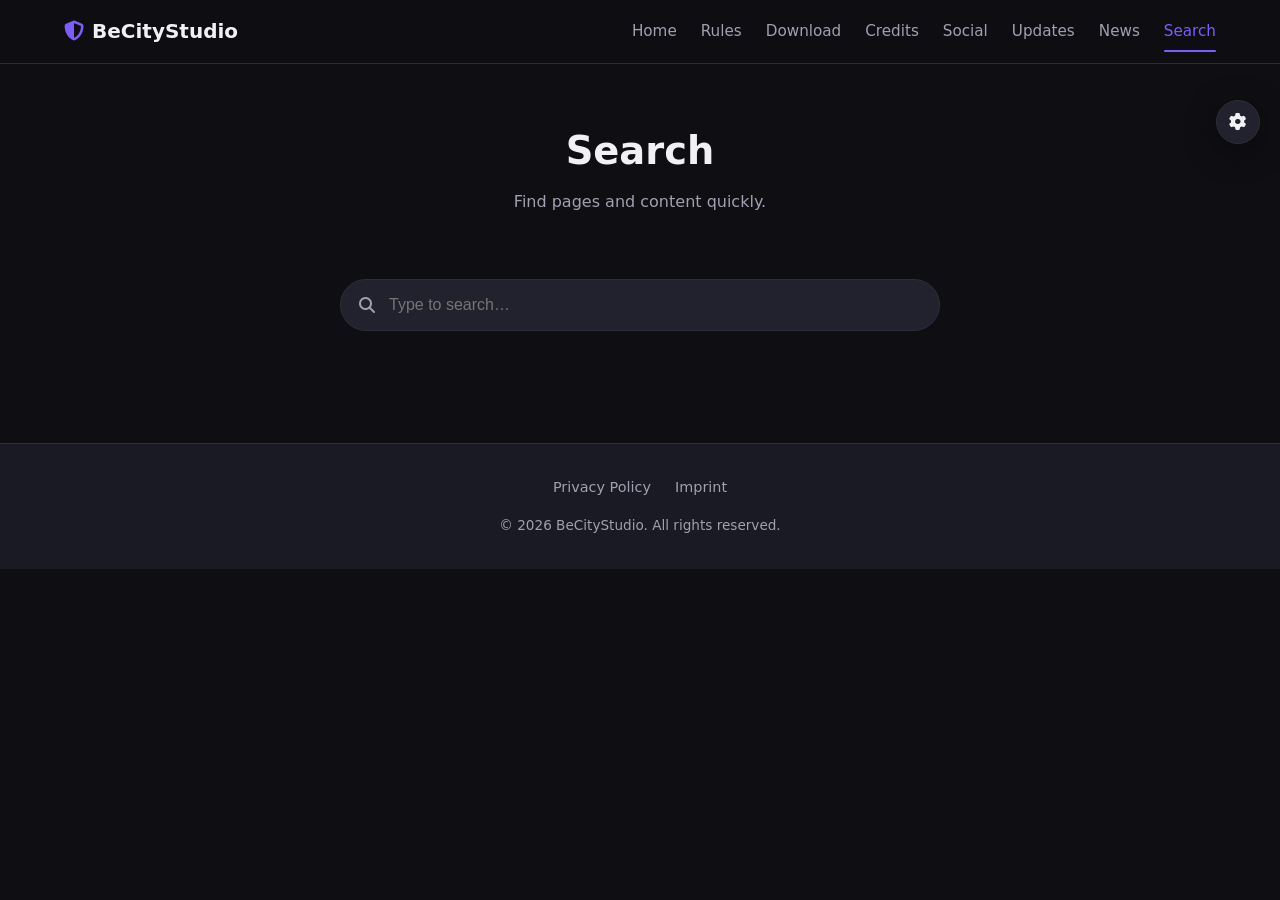
<file: docs/pages/search.html>
<!DOCTYPE html>
<html lang="en">
<head>
  <meta charset="UTF-8" />
  <meta name="viewport" content="width=device-width, initial-scale=1.0" />
  <title>Search – BeCityStudio</title>
  <link rel="stylesheet" href="../css/style.css" />
  <link rel="stylesheet" href="https://cdnjs.cloudflare.com/ajax/libs/font-awesome/6.5.1/css/all.min.css" />
</head>
<body>
  <div id="settings-panel" class="settings-panel">
    <button id="settings-toggle" class="settings-toggle" title="Settings"><i class="fas fa-cog"></i></button>
    <div class="settings-content">
      <h4>Settings</h4>
      <div class="setting-item">
        <label>Music</label>
        <select id="music-select">
          <option value="none">None</option>
          <option value="ambient1">Ambient Soft</option>
          <option value="ambient2">Chill Lo-Fi</option>
        </select>
      </div>
      <div class="setting-item">
        <label>Volume</label>
        <input type="range" id="volume-slider" min="0" max="1" step="0.05" value="0.15" />
      </div>
      <div class="setting-item">
        <label>Theme</label>
        <button id="theme-toggle" class="theme-btn"><i class="fas fa-moon"></i> <span>Dark</span></button>
      </div>
      <div class="setting-item">
        <label>Language</label>
        <select id="lang-select">
          <option value="en">English</option>
          <option value="de">Deutsch</option>
        </select>
      </div>
    </div>
  </div>
  <audio id="bg-music" loop preload="auto"></audio>

  <header class="navbar">
    <div class="nav-container">
      <a href="../index.html" class="logo"><i class="fas fa-shield-alt"></i> <span data-i18n="logo">BeCityStudio</span></a>
      <nav class="nav-links">
        <a href="../index.html" data-i18n="nav_home">Home</a>
        <a href="rules.html" data-i18n="nav_rules">Rules</a>
        <a href="download.html" data-i18n="nav_download">Download</a>
        <a href="credits.html" data-i18n="nav_credits">Credits</a>
        <a href="social.html" data-i18n="nav_social">Social</a>
        <a href="updates.html" data-i18n="nav_updates">Updates</a>
        <a href="news.html" data-i18n="nav_news">News</a>
        <a href="search.html" class="active" data-i18n="nav_search">Search</a>
      </nav>
      <button class="mobile-menu-btn" id="mobile-menu-btn"><i class="fas fa-bars"></i></button>
    </div>
  </header>

  <section class="page-header fade-in">
    <h1 data-i18n="search_title">Search</h1>
    <p data-i18n="search_subtitle">Find pages and content quickly.</p>
  </section>

  <section class="page-content">
    <div class="search-box fade-in">
      <i class="fas fa-search"></i>
      <input type="text" id="search-input" data-i18n-placeholder="search_placeholder" placeholder="Type to search…" autocomplete="off" />
    </div>
    <div id="search-results" class="search-results"></div>
  </section>

  <footer class="footer">
    <div class="container footer-content">
      <div class="footer-links">
        <a href="privacy.html" data-i18n="footer_privacy">Privacy Policy</a>
        <a href="imprint.html" data-i18n="footer_imprint">Imprint</a>
      </div>
      <p class="copyright">&copy; 2026 BeCityStudio. All rights reserved.</p>
    </div>
  </footer>

  <script src="../js/i18n.js"></script>
  <script src="../js/main.js"></script>
</body>
</html>
</file>
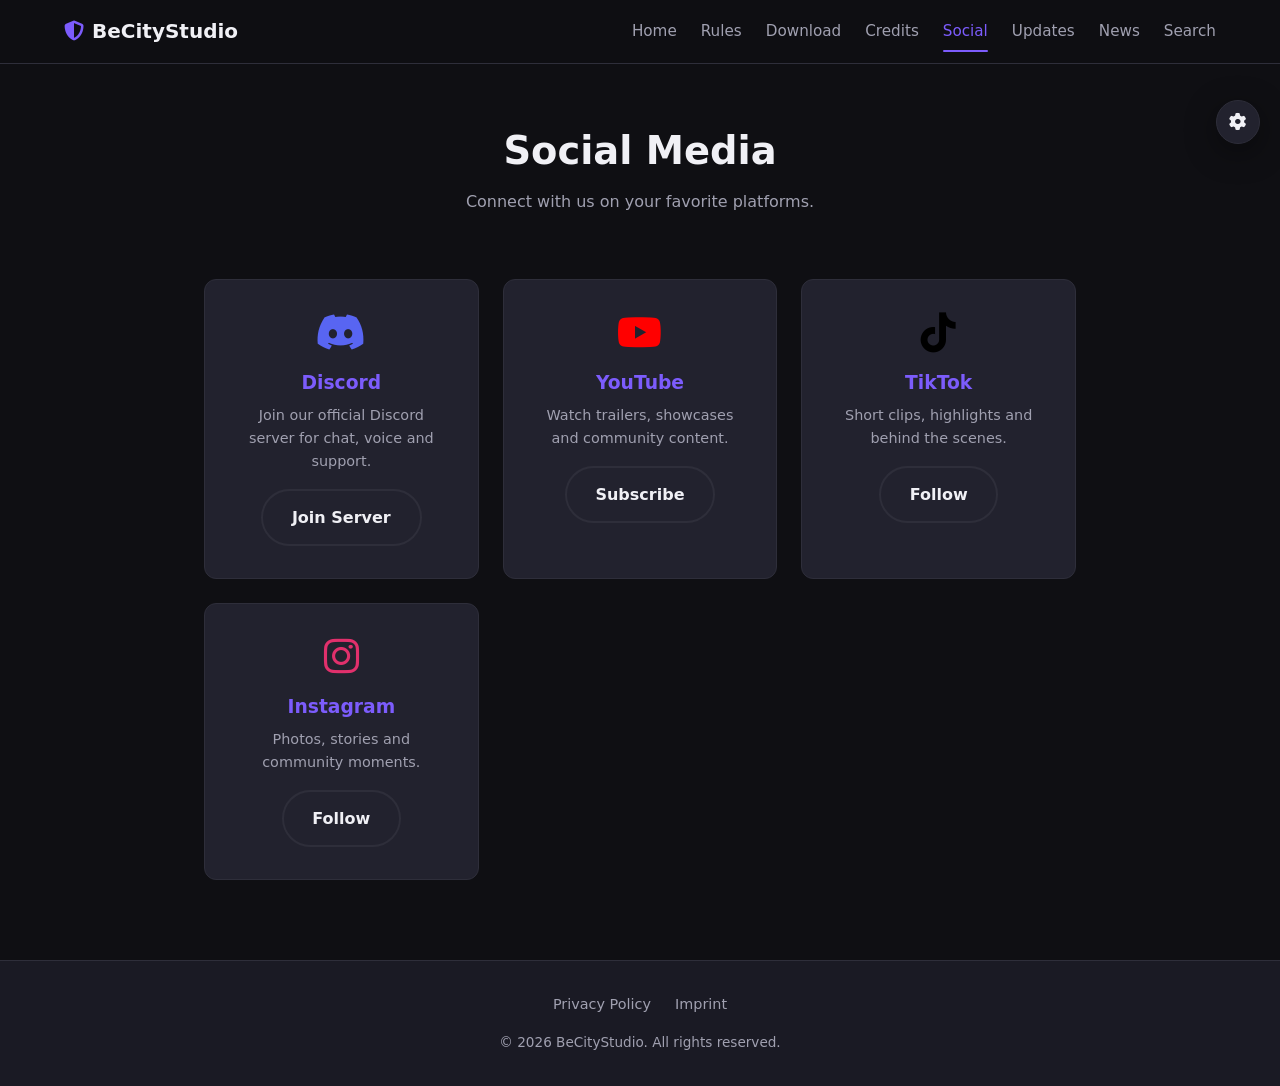
<file: docs/pages/social.html>
<!DOCTYPE html>
<html lang="en">
<head>
  <meta charset="UTF-8" />
  <meta name="viewport" content="width=device-width, initial-scale=1.0" />
  <title>Social – BeCityStudio</title>
  <link rel="stylesheet" href="../css/style.css" />
  <link rel="stylesheet" href="https://cdnjs.cloudflare.com/ajax/libs/font-awesome/6.5.1/css/all.min.css" />
</head>
<body>
  <div id="settings-panel" class="settings-panel">
    <button id="settings-toggle" class="settings-toggle" title="Settings"><i class="fas fa-cog"></i></button>
    <div class="settings-content">
      <h4>Settings</h4>
      <div class="setting-item">
        <label>Music</label>
        <select id="music-select">
          <option value="none">None</option>
          <option value="ambient1">Ambient Soft</option>
          <option value="ambient2">Chill Lo-Fi</option>
        </select>
      </div>
      <div class="setting-item">
        <label>Volume</label>
        <input type="range" id="volume-slider" min="0" max="1" step="0.05" value="0.15" />
      </div>
      <div class="setting-item">
        <label>Theme</label>
        <button id="theme-toggle" class="theme-btn"><i class="fas fa-moon"></i> <span>Dark</span></button>
      </div>
      <div class="setting-item">
        <label>Language</label>
        <select id="lang-select">
          <option value="en">English</option>
          <option value="de">Deutsch</option>
        </select>
      </div>
    </div>
  </div>
  <audio id="bg-music" loop preload="auto"></audio>

  <header class="navbar">
    <div class="nav-container">
      <a href="../index.html" class="logo"><i class="fas fa-shield-alt"></i> <span data-i18n="logo">BeCityStudio</span></a>
      <nav class="nav-links">
        <a href="../index.html" data-i18n="nav_home">Home</a>
        <a href="rules.html" data-i18n="nav_rules">Rules</a>
        <a href="download.html" data-i18n="nav_download">Download</a>
        <a href="credits.html" data-i18n="nav_credits">Credits</a>
        <a href="social.html" class="active" data-i18n="nav_social">Social</a>
        <a href="updates.html" data-i18n="nav_updates">Updates</a>
        <a href="news.html" data-i18n="nav_news">News</a>
        <a href="search.html" data-i18n="nav_search">Search</a>
      </nav>
      <button class="mobile-menu-btn" id="mobile-menu-btn"><i class="fas fa-bars"></i></button>
    </div>
  </header>

  <section class="page-header fade-in">
    <h1 data-i18n="social_title">Social Media</h1>
    <p data-i18n="social_subtitle">Connect with us on your favorite platforms.</p>
  </section>

  <section class="page-content">
    <div class="social-grid">
      <a href="https://discord.com/invite/cXmvaenTgQ" target="_blank" rel="noopener" class="social-card discord fade-in">
        <i class="fab fa-discord"></i>
        <h3>Discord</h3>
        <p>Join our official Discord server for chat, voice and support.</p>
        <span class="btn secondary">Join Server</span>
      </a>
      <a href="https://www.youtube.com/@BeCiyStudio" target="_blank" rel="noopener" class="social-card youtube fade-in">
        <i class="fab fa-youtube"></i>
        <h3>YouTube</h3>
        <p>Watch trailers, showcases and community content.</p>
        <span class="btn secondary">Subscribe</span>
      </a>
      <a href="https://www.tiktok.com/@becitystudio" target="_blank" rel="noopener" class="social-card tiktok fade-in">
        <i class="fab fa-tiktok"></i>
        <h3>TikTok</h3>
        <p>Short clips, highlights and behind the scenes.</p>
        <span class="btn secondary">Follow</span>
      </a>
      <a href="https://www.instagram.com/becitystudio/?hl=en" target="_blank" rel="noopener" class="social-card instagram fade-in">
        <i class="fab fa-instagram"></i>
        <h3>Instagram</h3>
        <p>Photos, stories and community moments.</p>
        <span class="btn secondary">Follow</span>
      </a>
    </div>
  </section>

  <footer class="footer">
    <div class="container footer-content">
      <div class="footer-links">
        <a href="privacy.html" data-i18n="footer_privacy">Privacy Policy</a>
        <a href="imprint.html" data-i18n="footer_imprint">Imprint</a>
      </div>
      <p class="copyright">&copy; 2026 BeCityStudio. All rights reserved.</p>
    </div>
  </footer>

  <script src="../js/i18n.js"></script>
  <script src="../js/main.js"></script>
</body>
</html>
</file>
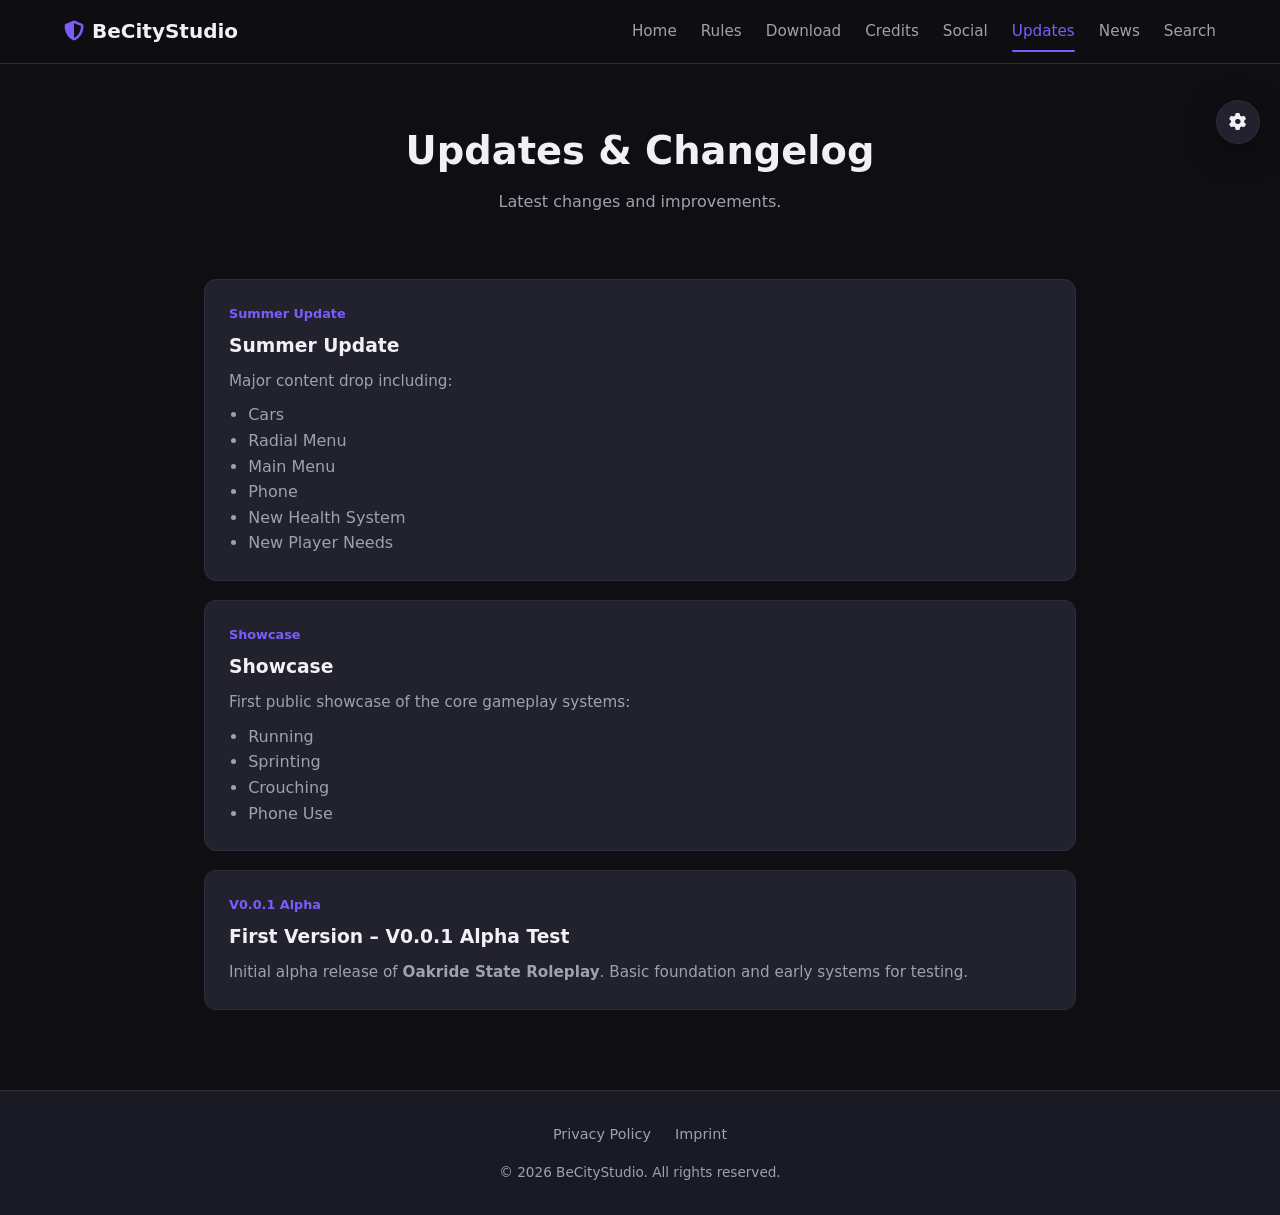
<file: docs/pages/updates.html>
<!DOCTYPE html>
<html lang="en">
<head>
  <meta charset="UTF-8" />
  <meta name="viewport" content="width=device-width, initial-scale=1.0" />
  <title>Updates – BeCityStudio</title>
  <link rel="stylesheet" href="../css/style.css" />
  <link rel="stylesheet" href="https://cdnjs.cloudflare.com/ajax/libs/font-awesome/6.5.1/css/all.min.css" />
</head>
<body>
  <div id="settings-panel" class="settings-panel">
    <button id="settings-toggle" class="settings-toggle" title="Settings"><i class="fas fa-cog"></i></button>
    <div class="settings-content">
      <h4>Settings</h4>
      <div class="setting-item">
        <label>Music</label>
        <select id="music-select">
          <option value="none">None</option>
          <option value="ambient1">Ambient Soft</option>
          <option value="ambient2">Chill Lo-Fi</option>
        </select>
      </div>
      <div class="setting-item">
        <label>Volume</label>
        <input type="range" id="volume-slider" min="0" max="1" step="0.05" value="0.15" />
      </div>
      <div class="setting-item">
        <label>Theme</label>
        <button id="theme-toggle" class="theme-btn"><i class="fas fa-moon"></i> <span>Dark</span></button>
      </div>
      <div class="setting-item">
        <label>Language</label>
        <select id="lang-select">
          <option value="en">English</option>
          <option value="de">Deutsch</option>
        </select>
      </div>
    </div>
  </div>
  <audio id="bg-music" loop preload="auto"></audio>

  <header class="navbar">
    <div class="nav-container">
      <a href="../index.html" class="logo"><i class="fas fa-shield-alt"></i> <span data-i18n="logo">BeCityStudio</span></a>
      <nav class="nav-links">
        <a href="../index.html" data-i18n="nav_home">Home</a>
        <a href="rules.html" data-i18n="nav_rules">Rules</a>
        <a href="download.html" data-i18n="nav_download">Download</a>
        <a href="credits.html" data-i18n="nav_credits">Credits</a>
        <a href="social.html" data-i18n="nav_social">Social</a>
        <a href="updates.html" class="active" data-i18n="nav_updates">Updates</a>
        <a href="news.html" data-i18n="nav_news">News</a>
        <a href="search.html" data-i18n="nav_search">Search</a>
      </nav>
      <button class="mobile-menu-btn" id="mobile-menu-btn"><i class="fas fa-bars"></i></button>
    </div>
  </header>

  <section class="page-header fade-in">
    <h1 data-i18n="updates_title">Updates & Changelog</h1>
    <p data-i18n="updates_subtitle">Latest changes and improvements.</p>
  </section>

  <section class="page-content">
    <div class="update-list">
      <article class="update-item fade-in">
        <div class="date">Summer Update</div>
        <h3>Summer Update</h3>
        <p>Major content drop including:</p>
        <ul style="margin-top:0.6rem;padding-left:1.2rem;color:var(--text-secondary);">
          <li>Cars</li>
          <li>Radial Menu</li>
          <li>Main Menu</li>
          <li>Phone</li>
          <li>New Health System</li>
          <li>New Player Needs</li>
        </ul>
      </article>

      <article class="update-item fade-in">
        <div class="date">Showcase</div>
        <h3>Showcase</h3>
        <p>First public showcase of the core gameplay systems:</p>
        <ul style="margin-top:0.6rem;padding-left:1.2rem;color:var(--text-secondary);">
          <li>Running</li>
          <li>Sprinting</li>
          <li>Crouching</li>
          <li>Phone Use</li>
        </ul>
      </article>

      <article class="update-item fade-in">
        <div class="date">V0.0.1 Alpha</div>
        <h3>First Version – V0.0.1 Alpha Test</h3>
        <p>Initial alpha release of <strong>Oakride State Roleplay</strong>. Basic foundation and early systems for testing.</p>
      </article>
    </div>
  </section>

  <footer class="footer">
    <div class="container footer-content">
      <div class="footer-links">
        <a href="privacy.html" data-i18n="footer_privacy">Privacy Policy</a>
        <a href="imprint.html" data-i18n="footer_imprint">Imprint</a>
      </div>
      <p class="copyright">&copy; 2026 BeCityStudio. All rights reserved.</p>
    </div>
  </footer>

  <script src="../js/i18n.js"></script>
  <script src="../js/main.js"></script>
</body>
</html>
</file>
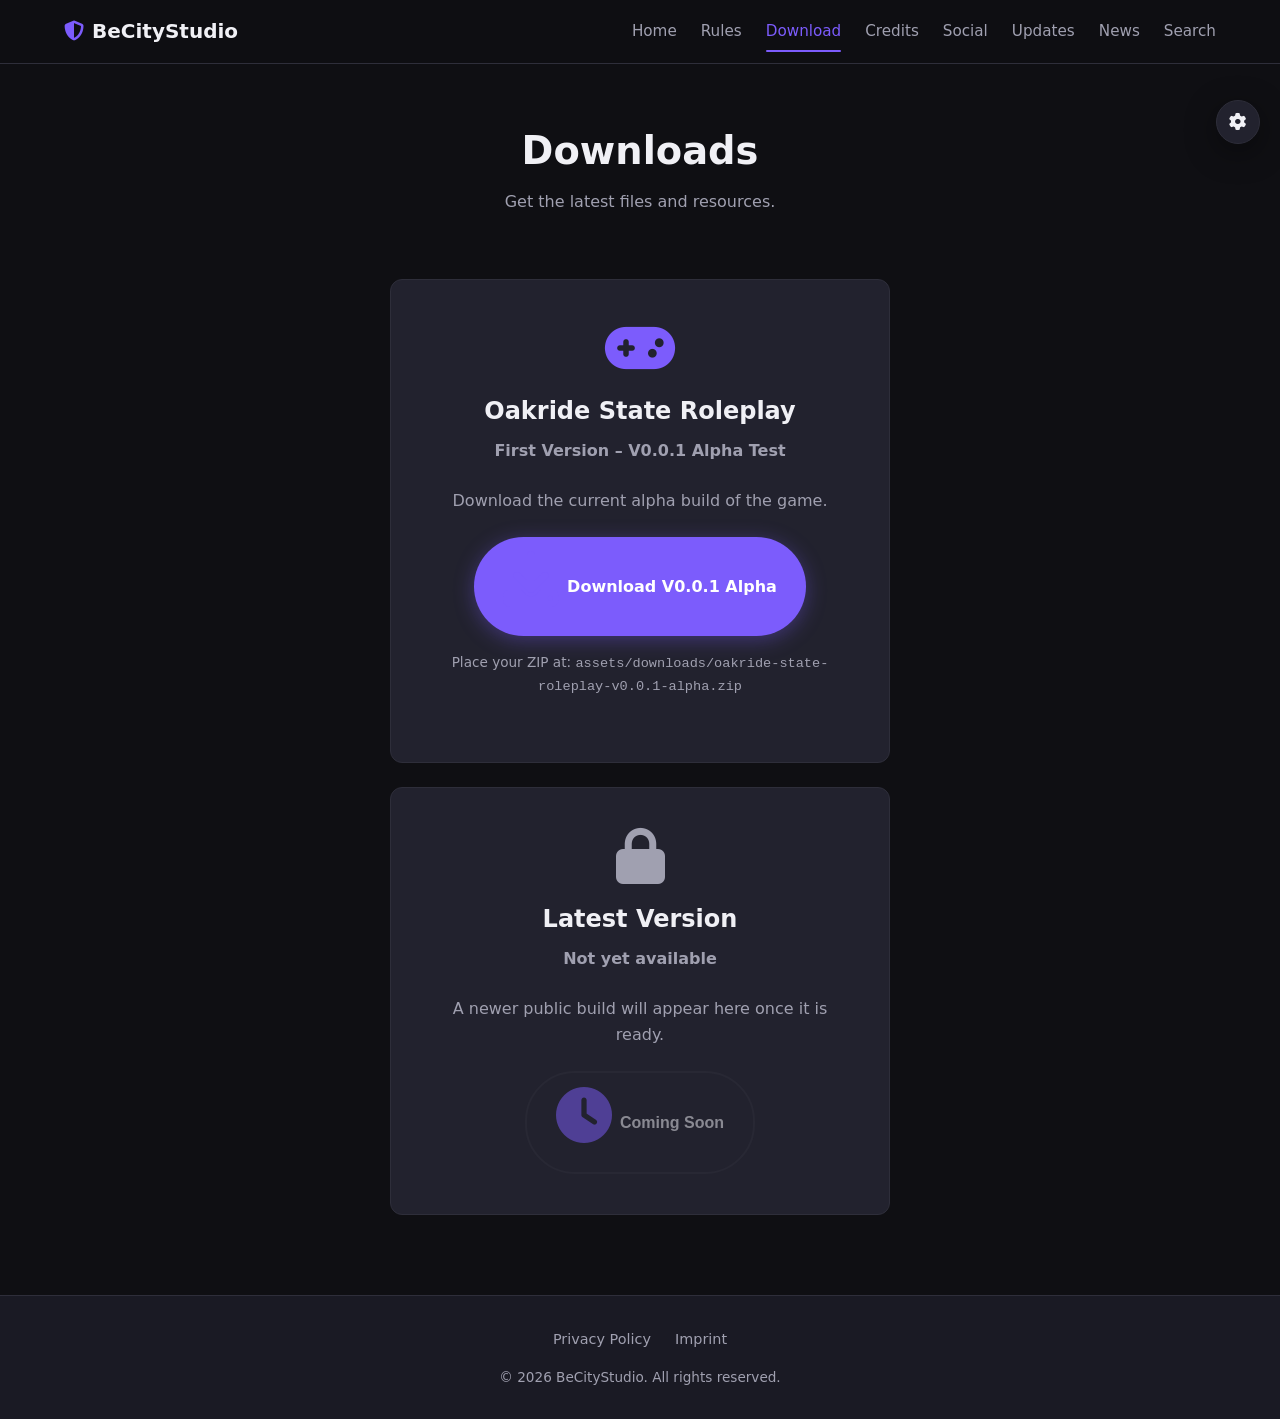
<file: Website V1.0/docs/pages/download.html>
<!DOCTYPE html>
<html lang="en">
<head>
  <meta charset="UTF-8" />
  <meta name="viewport" content="width=device-width, initial-scale=1.0" />
  <title>Download – BeCityStudio</title>
  <link rel="stylesheet" href="../css/style.css" />
  <link rel="stylesheet" href="https://cdnjs.cloudflare.com/ajax/libs/font-awesome/6.5.1/css/all.min.css" />
</head>
<body>
  <div id="settings-panel" class="settings-panel">
    <button id="settings-toggle" class="settings-toggle" title="Settings"><i class="fas fa-cog"></i></button>
    <div class="settings-content">
      <h4>Settings</h4>
      <div class="setting-item">
        <label>Music</label>
        <select id="music-select">
          <option value="none">None</option>
          <option value="ambient1">Ambient Soft</option>
          <option value="ambient2">Chill Lo-Fi</option>
        </select>
      </div>
      <div class="setting-item">
        <label>Volume</label>
        <input type="range" id="volume-slider" min="0" max="1" step="0.05" value="0.15" />
      </div>
      <div class="setting-item">
        <label>Theme</label>
        <button id="theme-toggle" class="theme-btn"><i class="fas fa-moon"></i> <span>Dark</span></button>
      </div>
      <div class="setting-item">
        <label>Language</label>
        <select id="lang-select">
          <option value="en">English</option>
          <option value="de">Deutsch</option>
        </select>
      </div>
    </div>
  </div>
  <audio id="bg-music" loop preload="auto"></audio>

  <header class="navbar">
    <div class="nav-container">
      <a href="../index.html" class="logo"><i class="fas fa-shield-alt"></i> <span data-i18n="logo">BeCityStudio</span></a>
      <nav class="nav-links">
        <a href="../index.html" data-i18n="nav_home">Home</a>
        <a href="rules.html" data-i18n="nav_rules">Rules</a>
        <a href="download.html" class="active" data-i18n="nav_download">Download</a>
        <a href="credits.html" data-i18n="nav_credits">Credits</a>
        <a href="social.html" data-i18n="nav_social">Social</a>
        <a href="updates.html" data-i18n="nav_updates">Updates</a>
        <a href="news.html" data-i18n="nav_news">News</a>
        <a href="search.html" data-i18n="nav_search">Search</a>
      </nav>
      <button class="mobile-menu-btn" id="mobile-menu-btn"><i class="fas fa-bars"></i></button>
    </div>
  </header>

  <section class="page-header fade-in">
    <h1 data-i18n="download_title">Downloads</h1>
    <p data-i18n="download_subtitle">Get the latest files and resources.</p>
  </section>

  <section class="page-content">
    <div style="display:grid;gap:1.5rem;max-width:700px;margin:0 auto;">
      <!-- Available version -->
      <div class="download-box fade-in">
        <i class="fas fa-gamepad"></i>
        <h2>Oakride State Roleplay</h2>
        <p><strong>First Version – V0.0.1 Alpha Test</strong></p>
        <p style="color:var(--text-secondary);margin-bottom:1.5rem;">Download the current alpha build of the game.</p>
        <a href="../assets/downloads/oakride-state-roleplay-v0.0.1-alpha.zip" class="btn primary" download>
          <i class="fas fa-download"></i> Download V0.0.1 Alpha
        </a>
        <p style="margin-top:1rem;font-size:0.85rem;color:var(--text-secondary);">
          Place your ZIP at: <code>assets/downloads/oakride-state-roleplay-v0.0.1-alpha.zip</code>
        </p>
      </div>

      <!-- Not available yet -->
      <div class="download-box fade-in" style="opacity:0.85;">
        <i class="fas fa-lock" style="color:var(--text-secondary);"></i>
        <h2>Latest Version</h2>
        <p><strong>Not yet available</strong></p>
        <p style="color:var(--text-secondary);">A newer public build will appear here once it is ready.</p>
        <button class="btn secondary" disabled style="opacity:0.5;cursor:not-allowed;">
          <i class="fas fa-clock"></i> Coming Soon
        </button>
      </div>
    </div>
  </section>

  <footer class="footer">
    <div class="container footer-content">
      <div class="footer-links">
        <a href="privacy.html" data-i18n="footer_privacy">Privacy Policy</a>
        <a href="imprint.html" data-i18n="footer_imprint">Imprint</a>
      </div>
      <p class="copyright">&copy; 2026 BeCityStudio. All rights reserved.</p>
    </div>
  </footer>

  <script src="../js/i18n.js"></script>
  <script src="../js/main.js"></script>
</body>
</html>
</file>
<file: docs/css/style.css>
/* ========== CSS Variables & Themes ========== */
:root {
  --bg-primary: #0f0f13;
  --bg-secondary: #1a1a24;
  --bg-card: #22222e;
  --text-primary: #f0f0f5;
  --text-secondary: #a0a0b0;
  --accent: #7c5cfc;
  --accent-hover: #9b7fff;
  --accent-glow: rgba(124, 92, 252, 0.35);
  --border: #2e2e3a;
  --success: #2ecc71;
  --warning: #f39c12;
  --danger: #e74c3c;
  --radius: 12px;
  --shadow: 0 8px 32px rgba(0, 0, 0, 0.4);
  --transition: 0.3s ease;
}

[data-theme="light"] {
  --bg-primary: #f5f5f8;
  --bg-secondary: #ffffff;
  --bg-card: #ffffff;
  --text-primary: #1a1a24;
  --text-secondary: #5a5a6e;
  --accent: #6c4ce8;
  --accent-hover: #5a3ad4;
  --accent-glow: rgba(108, 76, 232, 0.2);
  --border: #e0e0e8;
  --shadow: 0 8px 32px rgba(0, 0, 0, 0.08);
}

/* ========== Reset & Base ========== */
*, *::before, *::after {
  box-sizing: border-box;
  margin: 0;
  padding: 0;
}

html {
  scroll-behavior: smooth;
}

body {
  font-family: 'Segoe UI', system-ui, -apple-system, sans-serif;
  background: var(--bg-primary);
  color: var(--text-primary);
  line-height: 1.6;
  min-height: 100vh;
  transition: background var(--transition), color var(--transition);
  overflow-x: hidden;
}

a {
  color: var(--accent);
  text-decoration: none;
  transition: color var(--transition);
}

a:hover {
  color: var(--accent-hover);
}

img {
  max-width: 100%;
  display: block;
}

.container {
  width: 90%;
  max-width: 1100px;
  margin: 0 auto;
}

/* ========== Settings Panel ========== */
.settings-panel {
  position: fixed;
  top: 100px;
  right: 20px;
  z-index: 1000;
}

.settings-toggle {
  width: 44px;
  height: 44px;
  border-radius: 50%;
  background: var(--bg-card);
  border: 1px solid var(--border);
  color: var(--text-primary);
  cursor: pointer;
  display: flex;
  align-items: center;
  justify-content: center;
  font-size: 1.1rem;
  box-shadow: var(--shadow);
  transition: all var(--transition);
}

.settings-toggle:hover {
  background: var(--accent);
  color: #fff;
  transform: rotate(30deg);
}

.settings-content {
  position: absolute;
  top: 54px;
  right: 0;
  width: 240px;
  background: var(--bg-card);
  border: 1px solid var(--border);
  border-radius: var(--radius);
  padding: 1.2rem;
  box-shadow: var(--shadow);
  opacity: 0;
  visibility: hidden;
  transform: translateY(-10px);
  transition: all var(--transition);
}

.settings-panel.open .settings-content {
  opacity: 1;
  visibility: visible;
  transform: translateY(0);
}

.settings-content h4 {
  margin-bottom: 1rem;
  font-size: 0.95rem;
  color: var(--text-secondary);
  text-transform: uppercase;
  letter-spacing: 1px;
}

.setting-item {
  margin-bottom: 1rem;
}

.setting-item label {
  display: block;
  font-size: 0.8rem;
  color: var(--text-secondary);
  margin-bottom: 0.4rem;
}

.setting-item select,
.setting-item input[type="range"] {
  width: 100%;
  padding: 0.4rem 0.6rem;
  border-radius: 6px;
  border: 1px solid var(--border);
  background: var(--bg-secondary);
  color: var(--text-primary);
  font-size: 0.9rem;
}

.theme-btn {
  width: 100%;
  padding: 0.5rem;
  border-radius: 6px;
  border: 1px solid var(--border);
  background: var(--bg-secondary);
  color: var(--text-primary);
  cursor: pointer;
  display: flex;
  align-items: center;
  justify-content: center;
  gap: 0.5rem;
  transition: all var(--transition);
}

.theme-btn:hover {
  background: var(--accent);
  color: #fff;
}

/* ========== Navbar ========== */
.navbar {
  position: sticky;
  top: 0;
  z-index: 900;
  background: rgba(15, 15, 19, 0.85);
  backdrop-filter: blur(12px);
  border-bottom: 1px solid var(--border);
  transition: background var(--transition);
}

[data-theme="light"] .navbar {
  background: rgba(255, 255, 255, 0.9);
}

.nav-container {
  display: flex;
  align-items: center;
  justify-content: space-between;
  padding: 0.9rem 5%;
  max-width: 1400px;
  margin: 0 auto;
}

.logo {
  display: flex;
  align-items: center;
  gap: 0.5rem;
  font-weight: 700;
  font-size: 1.25rem;
  color: var(--text-primary);
}

.logo i {
  color: var(--accent);
}

.nav-links {
  display: flex;
  gap: 1.5rem;
}

.nav-links a {
  color: var(--text-secondary);
  font-size: 0.95rem;
  font-weight: 500;
  position: relative;
  padding: 0.3rem 0;
}

.nav-links a:hover,
.nav-links a.active {
  color: var(--accent);
}

.nav-links a.active::after {
  content: '';
  position: absolute;
  bottom: -4px;
  left: 0;
  width: 100%;
  height: 2px;
  background: var(--accent);
  border-radius: 2px;
}

.mobile-menu-btn {
  display: none;
  background: none;
  border: none;
  color: var(--text-primary);
  font-size: 1.4rem;
  cursor: pointer;
}

/* ========== Hero ========== */
.hero {
  position: relative;
  min-height: 70vh;
  display: flex;
  align-items: center;
  justify-content: center;
  text-align: center;
  padding: 4rem 5%;
  overflow: hidden;
}

.hero-content {
  position: relative;
  z-index: 2;
  max-width: 700px;
}

.hero h1 {
  font-size: clamp(2.2rem, 5vw, 3.5rem);
  font-weight: 800;
  margin-bottom: 1rem;
  background: linear-gradient(135deg, var(--text-primary), var(--accent));
  -webkit-background-clip: text;
  -webkit-text-fill-color: transparent;
  background-clip: text;
}

.hero p {
  font-size: 1.15rem;
  color: var(--text-secondary);
  margin-bottom: 2rem;
}

.hero-buttons {
  display: flex;
  gap: 1rem;
  justify-content: center;
  flex-wrap: wrap;
}

.btn {
  display: inline-flex;
  align-items: center;
  gap: 0.5rem;
  padding: 0.85rem 1.8rem;
  border-radius: 50px;
  font-weight: 600;
  font-size: 1rem;
  border: none;
  cursor: pointer;
  transition: all var(--transition);
}

.btn.primary {
  background: var(--accent);
  color: #fff;
  box-shadow: 0 4px 20px var(--accent-glow);
}

.btn.primary:hover {
  background: var(--accent-hover);
  transform: translateY(-2px);
  box-shadow: 0 6px 28px var(--accent-glow);
}

.btn.secondary {
  background: transparent;
  color: var(--text-primary);
  border: 2px solid var(--border);
}

.btn.secondary:hover {
  border-color: var(--accent);
  color: var(--accent);
}

/* Animated shapes */
.hero-bg-shapes {
  position: absolute;
  inset: 0;
  z-index: 1;
  pointer-events: none;
}

.shape {
  position: absolute;
  border-radius: 50%;
  filter: blur(60px);
  opacity: 0.4;
  animation: float 12s ease-in-out infinite;
}

.shape-1 {
  width: 300px;
  height: 300px;
  background: var(--accent);
  top: 10%;
  left: 10%;
  animation-delay: 0s;
}

.shape-2 {
  width: 250px;
  height: 250px;
  background: #e056fd;
  bottom: 15%;
  right: 15%;
  animation-delay: 3s;
}

.shape-3 {
  width: 180px;
  height: 180px;
  background: #48dbfb;
  top: 50%;
  left: 50%;
  animation-delay: 6s;
}

@keyframes float {
  0%, 100% { transform: translate(0, 0) scale(1); }
  33% { transform: translate(30px, -40px) scale(1.05); }
  66% { transform: translate(-20px, 20px) scale(0.95); }
}

/* ========== Features ========== */
.features {
  padding: 5rem 0;
}

.section-title {
  text-align: center;
  font-size: 2rem;
  margin-bottom: 3rem;
  font-weight: 700;
}

.features-grid {
  display: grid;
  grid-template-columns: repeat(auto-fit, minmax(240px, 1fr));
  gap: 1.5rem;
}

.feature-card {
  background: var(--bg-card);
  border: 1px solid var(--border);
  border-radius: var(--radius);
  padding: 2rem 1.5rem;
  text-align: center;
  transition: all var(--transition);
}

.feature-card:hover {
  transform: translateY(-6px);
  box-shadow: var(--shadow);
  border-color: var(--accent);
}

.feature-card i {
  font-size: 2.2rem;
  color: var(--accent);
  margin-bottom: 1rem;
}

.feature-card h3 {
  margin-bottom: 0.5rem;
  font-size: 1.15rem;
}

.feature-card p {
  color: var(--text-secondary);
  font-size: 0.95rem;
}

/* ========== Page Content ========== */
.page-header {
  padding: 3.5rem 5% 2rem;
  text-align: center;
}

.page-header h1 {
  font-size: 2.4rem;
  margin-bottom: 0.5rem;
}

.page-header p {
  color: var(--text-secondary);
  max-width: 600px;
  margin: 0 auto;
}

.page-content {
  padding: 2rem 5% 5rem;
  max-width: 1000px;
  margin: 0 auto;
}

/* Rules Tabs */
.rules-tabs {
  display: flex;
  gap: 0.5rem;
  margin-bottom: 2rem;
  flex-wrap: wrap;
  justify-content: center;
}

.tab-btn {
  padding: 0.7rem 1.4rem;
  border-radius: 50px;
  border: 1px solid var(--border);
  background: var(--bg-card);
  color: var(--text-secondary);
  cursor: pointer;
  font-weight: 500;
  transition: all var(--transition);
}

.tab-btn.active,
.tab-btn:hover {
  background: var(--accent);
  color: #fff;
  border-color: var(--accent);
}

.tab-content {
  display: none;
  animation: fadeIn 0.4s ease;
}

.tab-content.active {
  display: block;
}

@keyframes fadeIn {
  from { opacity: 0; transform: translateY(10px); }
  to { opacity: 1; transform: translateY(0); }
}

.rule-card {
  background: var(--bg-card);
  border: 1px solid var(--border);
  border-radius: var(--radius);
  padding: 1.5rem;
  margin-bottom: 1rem;
  transition: all var(--transition);
}

.rule-card:hover {
  border-color: var(--accent);
}

.rule-card h3 {
  display: flex;
  align-items: center;
  gap: 0.6rem;
  margin-bottom: 0.6rem;
  font-size: 1.1rem;
}

.rule-card h3 i {
  color: var(--accent);
}

.rule-card p,
.rule-card ul {
  color: var(--text-secondary);
  font-size: 0.95rem;
}

.rule-card ul {
  padding-left: 1.2rem;
  margin-top: 0.5rem;
}

.rule-card li {
  margin-bottom: 0.3rem;
}

/* Punishment severity */
.severity {
  display: inline-block;
  padding: 0.2rem 0.6rem;
  border-radius: 4px;
  font-size: 0.75rem;
  font-weight: 600;
  text-transform: uppercase;
  margin-left: 0.5rem;
}

.severity.warn { background: rgba(243, 156, 18, 0.2); color: var(--warning); }
.severity.mute { background: rgba(52, 152, 219, 0.2); color: #3498db; }
.severity.ban { background: rgba(231, 76, 60, 0.2); color: var(--danger); }

/* Download */
.download-box {
  background: var(--bg-card);
  border: 1px solid var(--border);
  border-radius: var(--radius);
  padding: 2.5rem;
  text-align: center;
  max-width: 500px;
  margin: 0 auto;
}

.download-box i {
  font-size: 3.5rem;
  color: var(--accent);
  margin-bottom: 1rem;
}

.download-box h2 {
  margin-bottom: 0.5rem;
}

.download-box p {
  color: var(--text-secondary);
  margin-bottom: 1.5rem;
}

/* Credits */
.credits-section {
  margin-bottom: 3rem;
}

.credits-section h2 {
  font-size: 1.4rem;
  margin-bottom: 1.5rem;
  display: flex;
  align-items: center;
  gap: 0.6rem;
  color: var(--accent);
}

.team-grid {
  display: grid;
  grid-template-columns: repeat(auto-fill, minmax(180px, 1fr));
  gap: 1.5rem;
}

.team-card {
  background: var(--bg-card);
  border: 1px solid var(--border);
  border-radius: var(--radius);
  padding: 1.5rem 1rem;
  text-align: center;
  transition: all var(--transition);
}

.team-card:hover {
  transform: translateY(-5px);
  box-shadow: var(--shadow);
  border-color: var(--accent);
}

.team-card .avatar {
  width: 90px;
  height: 90px;
  border-radius: 50%;
  object-fit: cover;
  margin: 0 auto 1rem;
  border: 3px solid var(--accent);
  background: var(--bg-secondary);
}

.team-card h3 {
  font-size: 1.05rem;
  margin-bottom: 0.2rem;
}

.team-card .role {
  font-size: 0.85rem;
  color: var(--text-secondary);
}

/* Social */
.social-grid {
  display: grid;
  grid-template-columns: repeat(auto-fit, minmax(220px, 1fr));
  gap: 1.5rem;
}

.social-card {
  background: var(--bg-card);
  border: 1px solid var(--border);
  border-radius: var(--radius);
  padding: 2rem;
  text-align: center;
  transition: all var(--transition);
}

.social-card:hover {
  transform: translateY(-5px);
  border-color: var(--accent);
  box-shadow: var(--shadow);
}

.social-card i {
  font-size: 2.5rem;
  margin-bottom: 1rem;
}

.social-card.discord i { color: #5865F2; }
.social-card.youtube i { color: #FF0000; }
.social-card.tiktok i { color: #000000; }
[data-theme="light"] .social-card.tiktok i { color: #111111; }
.social-card.instagram i { color: #E1306C; }

.social-card h3 {
  margin-bottom: 0.4rem;
}

.social-card p {
  color: var(--text-secondary);
  font-size: 0.9rem;
  margin-bottom: 1rem;
}

/* Updates & News */
.update-list,
.news-list {
  display: flex;
  flex-direction: column;
  gap: 1.2rem;
}

.update-item,
.news-item {
  background: var(--bg-card);
  border: 1px solid var(--border);
  border-radius: var(--radius);
  padding: 1.5rem;
  transition: all var(--transition);
}

.update-item:hover,
.news-item:hover {
  border-color: var(--accent);
}

.update-item .date,
.news-item .date {
  font-size: 0.8rem;
  color: var(--accent);
  margin-bottom: 0.4rem;
  font-weight: 600;
}

.update-item h3,
.news-item h3 {
  margin-bottom: 0.5rem;
}

.update-item p,
.news-item p {
  color: var(--text-secondary);
  font-size: 0.95rem;
}

/* Search */
.search-box {
  max-width: 600px;
  margin: 0 auto 2rem;
  position: relative;
}

.search-box input {
  width: 100%;
  padding: 1rem 1.2rem 1rem 3rem;
  border-radius: 50px;
  border: 1px solid var(--border);
  background: var(--bg-card);
  color: var(--text-primary);
  font-size: 1rem;
  outline: none;
  transition: border var(--transition);
}

.search-box input:focus {
  border-color: var(--accent);
}

.search-box i {
  position: absolute;
  left: 1.2rem;
  top: 50%;
  transform: translateY(-50%);
  color: var(--text-secondary);
}

.search-results {
  display: flex;
  flex-direction: column;
  gap: 0.8rem;
}

.search-result {
  background: var(--bg-card);
  border: 1px solid var(--border);
  border-radius: var(--radius);
  padding: 1rem 1.2rem;
  cursor: pointer;
  transition: all var(--transition);
}

.search-result:hover {
  border-color: var(--accent);
  background: var(--bg-secondary);
}

.search-result .page-name {
  font-size: 0.75rem;
  color: var(--accent);
  text-transform: uppercase;
  margin-bottom: 0.2rem;
}

.search-result .snippet {
  color: var(--text-secondary);
  font-size: 0.9rem;
}

.search-result mark {
  background: var(--accent);
  color: #fff;
  padding: 0 2px;
  border-radius: 2px;
}

/* Legal pages */
.legal-content {
  background: var(--bg-card);
  border: 1px solid var(--border);
  border-radius: var(--radius);
  padding: 2rem;
}

.legal-content h2 {
  margin: 1.5rem 0 0.8rem;
  font-size: 1.2rem;
}

.legal-content p,
.legal-content li {
  color: var(--text-secondary);
  margin-bottom: 0.6rem;
}

.legal-content ul {
  padding-left: 1.4rem;
}

/* Footer */
.footer {
  background: var(--bg-secondary);
  border-top: 1px solid var(--border);
  padding: 2rem 5%;
  margin-top: auto;
}

.footer-content {
  display: flex;
  flex-direction: column;
  align-items: center;
  gap: 1rem;
  text-align: center;
}

.footer-links {
  display: flex;
  gap: 1.5rem;
}

.footer-links a {
  color: var(--text-secondary);
  font-size: 0.9rem;
}

.footer-links a:hover {
  color: var(--accent);
}

.copyright {
  font-size: 0.85rem;
  color: var(--text-secondary);
}

/* Animations */
.fade-in {
  opacity: 0;
  transform: translateY(20px);
  animation: fadeUp 0.7s ease forwards;
}

@keyframes fadeUp {
  to {
    opacity: 1;
    transform: translateY(0);
  }
}

.feature-card:nth-child(1) { animation-delay: 0.1s; }
.feature-card:nth-child(2) { animation-delay: 0.2s; }
.feature-card:nth-child(3) { animation-delay: 0.3s; }
.feature-card:nth-child(4) { animation-delay: 0.4s; }

/* Responsive */
@media (max-width: 900px) {
  .nav-links {
    display: none;
    position: absolute;
    top: 100%;
    left: 0;
    right: 0;
    background: var(--bg-card);
    flex-direction: column;
    padding: 1rem;
    border-bottom: 1px solid var(--border);
    gap: 0.5rem;
  }

  .nav-links.open {
    display: flex;
  }

  .mobile-menu-btn {
    display: block;
  }

  .settings-panel {
    top: 80px;
    right: 12px;
  }
}

@media (max-width: 500px) {
  .hero h1 {
    font-size: 1.9rem;
  }

  .page-header h1 {
    font-size: 1.8rem;
  }
}
</file>
<file: Website V1.0/docs/css/style.css>
/* ========== CSS Variables & Themes ========== */
:root {
  --bg-primary: #0f0f13;
  --bg-secondary: #1a1a24;
  --bg-card: #22222e;
  --text-primary: #f0f0f5;
  --text-secondary: #a0a0b0;
  --accent: #7c5cfc;
  --accent-hover: #9b7fff;
  --accent-glow: rgba(124, 92, 252, 0.35);
  --border: #2e2e3a;
  --success: #2ecc71;
  --warning: #f39c12;
  --danger: #e74c3c;
  --radius: 12px;
  --shadow: 0 8px 32px rgba(0, 0, 0, 0.4);
  --transition: 0.3s ease;
}

[data-theme="light"] {
  --bg-primary: #f5f5f8;
  --bg-secondary: #ffffff;
  --bg-card: #ffffff;
  --text-primary: #1a1a24;
  --text-secondary: #5a5a6e;
  --accent: #6c4ce8;
  --accent-hover: #5a3ad4;
  --accent-glow: rgba(108, 76, 232, 0.2);
  --border: #e0e0e8;
  --shadow: 0 8px 32px rgba(0, 0, 0, 0.08);
}

/* ========== Reset & Base ========== */
*, *::before, *::after {
  box-sizing: border-box;
  margin: 0;
  padding: 0;
}

html {
  scroll-behavior: smooth;
}

body {
  font-family: 'Segoe UI', system-ui, -apple-system, sans-serif;
  background: var(--bg-primary);
  color: var(--text-primary);
  line-height: 1.6;
  min-height: 100vh;
  transition: background var(--transition), color var(--transition);
  overflow-x: hidden;
}

a {
  color: var(--accent);
  text-decoration: none;
  transition: color var(--transition);
}

a:hover {
  color: var(--accent-hover);
}

img {
  max-width: 100%;
  display: block;
}

.container {
  width: 90%;
  max-width: 1100px;
  margin: 0 auto;
}

/* ========== Settings Panel ========== */
.settings-panel {
  position: fixed;
  top: 100px;
  right: 20px;
  z-index: 1000;
}

.settings-toggle {
  width: 44px;
  height: 44px;
  border-radius: 50%;
  background: var(--bg-card);
  border: 1px solid var(--border);
  color: var(--text-primary);
  cursor: pointer;
  display: flex;
  align-items: center;
  justify-content: center;
  font-size: 1.1rem;
  box-shadow: var(--shadow);
  transition: all var(--transition);
}

.settings-toggle:hover {
  background: var(--accent);
  color: #fff;
  transform: rotate(30deg);
}

.settings-content {
  position: absolute;
  top: 54px;
  right: 0;
  width: 240px;
  background: var(--bg-card);
  border: 1px solid var(--border);
  border-radius: var(--radius);
  padding: 1.2rem;
  box-shadow: var(--shadow);
  opacity: 0;
  visibility: hidden;
  transform: translateY(-10px);
  transition: all var(--transition);
}

.settings-panel.open .settings-content {
  opacity: 1;
  visibility: visible;
  transform: translateY(0);
}

.settings-content h4 {
  margin-bottom: 1rem;
  font-size: 0.95rem;
  color: var(--text-secondary);
  text-transform: uppercase;
  letter-spacing: 1px;
}

.setting-item {
  margin-bottom: 1rem;
}

.setting-item label {
  display: block;
  font-size: 0.8rem;
  color: var(--text-secondary);
  margin-bottom: 0.4rem;
}

.setting-item select,
.setting-item input[type="range"] {
  width: 100%;
  padding: 0.4rem 0.6rem;
  border-radius: 6px;
  border: 1px solid var(--border);
  background: var(--bg-secondary);
  color: var(--text-primary);
  font-size: 0.9rem;
}

.theme-btn {
  width: 100%;
  padding: 0.5rem;
  border-radius: 6px;
  border: 1px solid var(--border);
  background: var(--bg-secondary);
  color: var(--text-primary);
  cursor: pointer;
  display: flex;
  align-items: center;
  justify-content: center;
  gap: 0.5rem;
  transition: all var(--transition);
}

.theme-btn:hover {
  background: var(--accent);
  color: #fff;
}

/* ========== Navbar ========== */
.navbar {
  position: sticky;
  top: 0;
  z-index: 900;
  background: rgba(15, 15, 19, 0.85);
  backdrop-filter: blur(12px);
  border-bottom: 1px solid var(--border);
  transition: background var(--transition);
}

[data-theme="light"] .navbar {
  background: rgba(255, 255, 255, 0.9);
}

.nav-container {
  display: flex;
  align-items: center;
  justify-content: space-between;
  padding: 0.9rem 5%;
  max-width: 1400px;
  margin: 0 auto;
}

.logo {
  display: flex;
  align-items: center;
  gap: 0.5rem;
  font-weight: 700;
  font-size: 1.25rem;
  color: var(--text-primary);
}

.logo i {
  color: var(--accent);
}

.nav-links {
  display: flex;
  gap: 1.5rem;
}

.nav-links a {
  color: var(--text-secondary);
  font-size: 0.95rem;
  font-weight: 500;
  position: relative;
  padding: 0.3rem 0;
}

.nav-links a:hover,
.nav-links a.active {
  color: var(--accent);
}

.nav-links a.active::after {
  content: '';
  position: absolute;
  bottom: -4px;
  left: 0;
  width: 100%;
  height: 2px;
  background: var(--accent);
  border-radius: 2px;
}

.mobile-menu-btn {
  display: none;
  background: none;
  border: none;
  color: var(--text-primary);
  font-size: 1.4rem;
  cursor: pointer;
}

/* ========== Hero ========== */
.hero {
  position: relative;
  min-height: 70vh;
  display: flex;
  align-items: center;
  justify-content: center;
  text-align: center;
  padding: 4rem 5%;
  overflow: hidden;
}

.hero-content {
  position: relative;
  z-index: 2;
  max-width: 700px;
}

.hero h1 {
  font-size: clamp(2.2rem, 5vw, 3.5rem);
  font-weight: 800;
  margin-bottom: 1rem;
  background: linear-gradient(135deg, var(--text-primary), var(--accent));
  -webkit-background-clip: text;
  -webkit-text-fill-color: transparent;
  background-clip: text;
}

.hero p {
  font-size: 1.15rem;
  color: var(--text-secondary);
  margin-bottom: 2rem;
}

.hero-buttons {
  display: flex;
  gap: 1rem;
  justify-content: center;
  flex-wrap: wrap;
}

.btn {
  display: inline-flex;
  align-items: center;
  gap: 0.5rem;
  padding: 0.85rem 1.8rem;
  border-radius: 50px;
  font-weight: 600;
  font-size: 1rem;
  border: none;
  cursor: pointer;
  transition: all var(--transition);
}

.btn.primary {
  background: var(--accent);
  color: #fff;
  box-shadow: 0 4px 20px var(--accent-glow);
}

.btn.primary:hover {
  background: var(--accent-hover);
  transform: translateY(-2px);
  box-shadow: 0 6px 28px var(--accent-glow);
}

.btn.secondary {
  background: transparent;
  color: var(--text-primary);
  border: 2px solid var(--border);
}

.btn.secondary:hover {
  border-color: var(--accent);
  color: var(--accent);
}

/* Animated shapes */
.hero-bg-shapes {
  position: absolute;
  inset: 0;
  z-index: 1;
  pointer-events: none;
}

.shape {
  position: absolute;
  border-radius: 50%;
  filter: blur(60px);
  opacity: 0.4;
  animation: float 12s ease-in-out infinite;
}

.shape-1 {
  width: 300px;
  height: 300px;
  background: var(--accent);
  top: 10%;
  left: 10%;
  animation-delay: 0s;
}

.shape-2 {
  width: 250px;
  height: 250px;
  background: #e056fd;
  bottom: 15%;
  right: 15%;
  animation-delay: 3s;
}

.shape-3 {
  width: 180px;
  height: 180px;
  background: #48dbfb;
  top: 50%;
  left: 50%;
  animation-delay: 6s;
}

@keyframes float {
  0%, 100% { transform: translate(0, 0) scale(1); }
  33% { transform: translate(30px, -40px) scale(1.05); }
  66% { transform: translate(-20px, 20px) scale(0.95); }
}

/* ========== Features ========== */
.features {
  padding: 5rem 0;
}

.section-title {
  text-align: center;
  font-size: 2rem;
  margin-bottom: 3rem;
  font-weight: 700;
}

.features-grid {
  display: grid;
  grid-template-columns: repeat(auto-fit, minmax(240px, 1fr));
  gap: 1.5rem;
}

.feature-card {
  background: var(--bg-card);
  border: 1px solid var(--border);
  border-radius: var(--radius);
  padding: 2rem 1.5rem;
  text-align: center;
  transition: all var(--transition);
}

.feature-card:hover {
  transform: translateY(-6px);
  box-shadow: var(--shadow);
  border-color: var(--accent);
}

.feature-card i {
  font-size: 2.2rem;
  color: var(--accent);
  margin-bottom: 1rem;
}

.feature-card h3 {
  margin-bottom: 0.5rem;
  font-size: 1.15rem;
}

.feature-card p {
  color: var(--text-secondary);
  font-size: 0.95rem;
}

/* ========== Page Content ========== */
.page-header {
  padding: 3.5rem 5% 2rem;
  text-align: center;
}

.page-header h1 {
  font-size: 2.4rem;
  margin-bottom: 0.5rem;
}

.page-header p {
  color: var(--text-secondary);
  max-width: 600px;
  margin: 0 auto;
}

.page-content {
  padding: 2rem 5% 5rem;
  max-width: 1000px;
  margin: 0 auto;
}

/* Rules Tabs */
.rules-tabs {
  display: flex;
  gap: 0.5rem;
  margin-bottom: 2rem;
  flex-wrap: wrap;
  justify-content: center;
}

.tab-btn {
  padding: 0.7rem 1.4rem;
  border-radius: 50px;
  border: 1px solid var(--border);
  background: var(--bg-card);
  color: var(--text-secondary);
  cursor: pointer;
  font-weight: 500;
  transition: all var(--transition);
}

.tab-btn.active,
.tab-btn:hover {
  background: var(--accent);
  color: #fff;
  border-color: var(--accent);
}

.tab-content {
  display: none;
  animation: fadeIn 0.4s ease;
}

.tab-content.active {
  display: block;
}

@keyframes fadeIn {
  from { opacity: 0; transform: translateY(10px); }
  to { opacity: 1; transform: translateY(0); }
}

.rule-card {
  background: var(--bg-card);
  border: 1px solid var(--border);
  border-radius: var(--radius);
  padding: 1.5rem;
  margin-bottom: 1rem;
  transition: all var(--transition);
}

.rule-card:hover {
  border-color: var(--accent);
}

.rule-card h3 {
  display: flex;
  align-items: center;
  gap: 0.6rem;
  margin-bottom: 0.6rem;
  font-size: 1.1rem;
}

.rule-card h3 i {
  color: var(--accent);
}

.rule-card p,
.rule-card ul {
  color: var(--text-secondary);
  font-size: 0.95rem;
}

.rule-card ul {
  padding-left: 1.2rem;
  margin-top: 0.5rem;
}

.rule-card li {
  margin-bottom: 0.3rem;
}

/* Punishment severity */
.severity {
  display: inline-block;
  padding: 0.2rem 0.6rem;
  border-radius: 4px;
  font-size: 0.75rem;
  font-weight: 600;
  text-transform: uppercase;
  margin-left: 0.5rem;
}

.severity.warn { background: rgba(243, 156, 18, 0.2); color: var(--warning); }
.severity.mute { background: rgba(52, 152, 219, 0.2); color: #3498db; }
.severity.ban { background: rgba(231, 76, 60, 0.2); color: var(--danger); }

/* Download */
.download-box {
  background: var(--bg-card);
  border: 1px solid var(--border);
  border-radius: var(--radius);
  padding: 2.5rem;
  text-align: center;
  max-width: 500px;
  margin: 0 auto;
}

.download-box i {
  font-size: 3.5rem;
  color: var(--accent);
  margin-bottom: 1rem;
}

.download-box h2 {
  margin-bottom: 0.5rem;
}

.download-box p {
  color: var(--text-secondary);
  margin-bottom: 1.5rem;
}

/* Credits */
.credits-section {
  margin-bottom: 3rem;
}

.credits-section h2 {
  font-size: 1.4rem;
  margin-bottom: 1.5rem;
  display: flex;
  align-items: center;
  gap: 0.6rem;
  color: var(--accent);
}

.team-grid {
  display: grid;
  grid-template-columns: repeat(auto-fill, minmax(180px, 1fr));
  gap: 1.5rem;
}

.team-card {
  background: var(--bg-card);
  border: 1px solid var(--border);
  border-radius: var(--radius);
  padding: 1.5rem 1rem;
  text-align: center;
  transition: all var(--transition);
}

.team-card:hover {
  transform: translateY(-5px);
  box-shadow: var(--shadow);
  border-color: var(--accent);
}

.team-card .avatar {
  width: 90px;
  height: 90px;
  border-radius: 50%;
  object-fit: cover;
  margin: 0 auto 1rem;
  border: 3px solid var(--accent);
  background: var(--bg-secondary);
}

.team-card h3 {
  font-size: 1.05rem;
  margin-bottom: 0.2rem;
}

.team-card .role {
  font-size: 0.85rem;
  color: var(--text-secondary);
}

/* Social */
.social-grid {
  display: grid;
  grid-template-columns: repeat(auto-fit, minmax(220px, 1fr));
  gap: 1.5rem;
}

.social-card {
  background: var(--bg-card);
  border: 1px solid var(--border);
  border-radius: var(--radius);
  padding: 2rem;
  text-align: center;
  transition: all var(--transition);
}

.social-card:hover {
  transform: translateY(-5px);
  border-color: var(--accent);
  box-shadow: var(--shadow);
}

.social-card i {
  font-size: 2.5rem;
  margin-bottom: 1rem;
}

.social-card.discord i { color: #5865F2; }
.social-card.youtube i { color: #FF0000; }
.social-card.tiktok i { color: #000000; }
[data-theme="light"] .social-card.tiktok i { color: #111111; }
.social-card.instagram i { color: #E1306C; }

.social-card h3 {
  margin-bottom: 0.4rem;
}

.social-card p {
  color: var(--text-secondary);
  font-size: 0.9rem;
  margin-bottom: 1rem;
}

/* Updates & News */
.update-list,
.news-list {
  display: flex;
  flex-direction: column;
  gap: 1.2rem;
}

.update-item,
.news-item {
  background: var(--bg-card);
  border: 1px solid var(--border);
  border-radius: var(--radius);
  padding: 1.5rem;
  transition: all var(--transition);
}

.update-item:hover,
.news-item:hover {
  border-color: var(--accent);
}

.update-item .date,
.news-item .date {
  font-size: 0.8rem;
  color: var(--accent);
  margin-bottom: 0.4rem;
  font-weight: 600;
}

.update-item h3,
.news-item h3 {
  margin-bottom: 0.5rem;
}

.update-item p,
.news-item p {
  color: var(--text-secondary);
  font-size: 0.95rem;
}

/* Search */
.search-box {
  max-width: 600px;
  margin: 0 auto 2rem;
  position: relative;
}

.search-box input {
  width: 100%;
  padding: 1rem 1.2rem 1rem 3rem;
  border-radius: 50px;
  border: 1px solid var(--border);
  background: var(--bg-card);
  color: var(--text-primary);
  font-size: 1rem;
  outline: none;
  transition: border var(--transition);
}

.search-box input:focus {
  border-color: var(--accent);
}

.search-box i {
  position: absolute;
  left: 1.2rem;
  top: 50%;
  transform: translateY(-50%);
  color: var(--text-secondary);
}

.search-results {
  display: flex;
  flex-direction: column;
  gap: 0.8rem;
}

.search-result {
  background: var(--bg-card);
  border: 1px solid var(--border);
  border-radius: var(--radius);
  padding: 1rem 1.2rem;
  cursor: pointer;
  transition: all var(--transition);
}

.search-result:hover {
  border-color: var(--accent);
  background: var(--bg-secondary);
}

.search-result .page-name {
  font-size: 0.75rem;
  color: var(--accent);
  text-transform: uppercase;
  margin-bottom: 0.2rem;
}

.search-result .snippet {
  color: var(--text-secondary);
  font-size: 0.9rem;
}

.search-result mark {
  background: var(--accent);
  color: #fff;
  padding: 0 2px;
  border-radius: 2px;
}

/* Legal pages */
.legal-content {
  background: var(--bg-card);
  border: 1px solid var(--border);
  border-radius: var(--radius);
  padding: 2rem;
}

.legal-content h2 {
  margin: 1.5rem 0 0.8rem;
  font-size: 1.2rem;
}

.legal-content p,
.legal-content li {
  color: var(--text-secondary);
  margin-bottom: 0.6rem;
}

.legal-content ul {
  padding-left: 1.4rem;
}

/* Footer */
.footer {
  background: var(--bg-secondary);
  border-top: 1px solid var(--border);
  padding: 2rem 5%;
  margin-top: auto;
}

.footer-content {
  display: flex;
  flex-direction: column;
  align-items: center;
  gap: 1rem;
  text-align: center;
}

.footer-links {
  display: flex;
  gap: 1.5rem;
}

.footer-links a {
  color: var(--text-secondary);
  font-size: 0.9rem;
}

.footer-links a:hover {
  color: var(--accent);
}

.copyright {
  font-size: 0.85rem;
  color: var(--text-secondary);
}

/* Animations */
.fade-in {
  opacity: 0;
  transform: translateY(20px);
  animation: fadeUp 0.7s ease forwards;
}

@keyframes fadeUp {
  to {
    opacity: 1;
    transform: translateY(0);
  }
}

.feature-card:nth-child(1) { animation-delay: 0.1s; }
.feature-card:nth-child(2) { animation-delay: 0.2s; }
.feature-card:nth-child(3) { animation-delay: 0.3s; }
.feature-card:nth-child(4) { animation-delay: 0.4s; }

/* Responsive */
@media (max-width: 900px) {
  .nav-links {
    display: none;
    position: absolute;
    top: 100%;
    left: 0;
    right: 0;
    background: var(--bg-card);
    flex-direction: column;
    padding: 1rem;
    border-bottom: 1px solid var(--border);
    gap: 0.5rem;
  }

  .nav-links.open {
    display: flex;
  }

  .mobile-menu-btn {
    display: block;
  }

  .settings-panel {
    top: 80px;
    right: 12px;
  }
}

@media (max-width: 500px) {
  .hero h1 {
    font-size: 1.9rem;
  }

  .page-header h1 {
    font-size: 1.8rem;
  }
}
</file>
